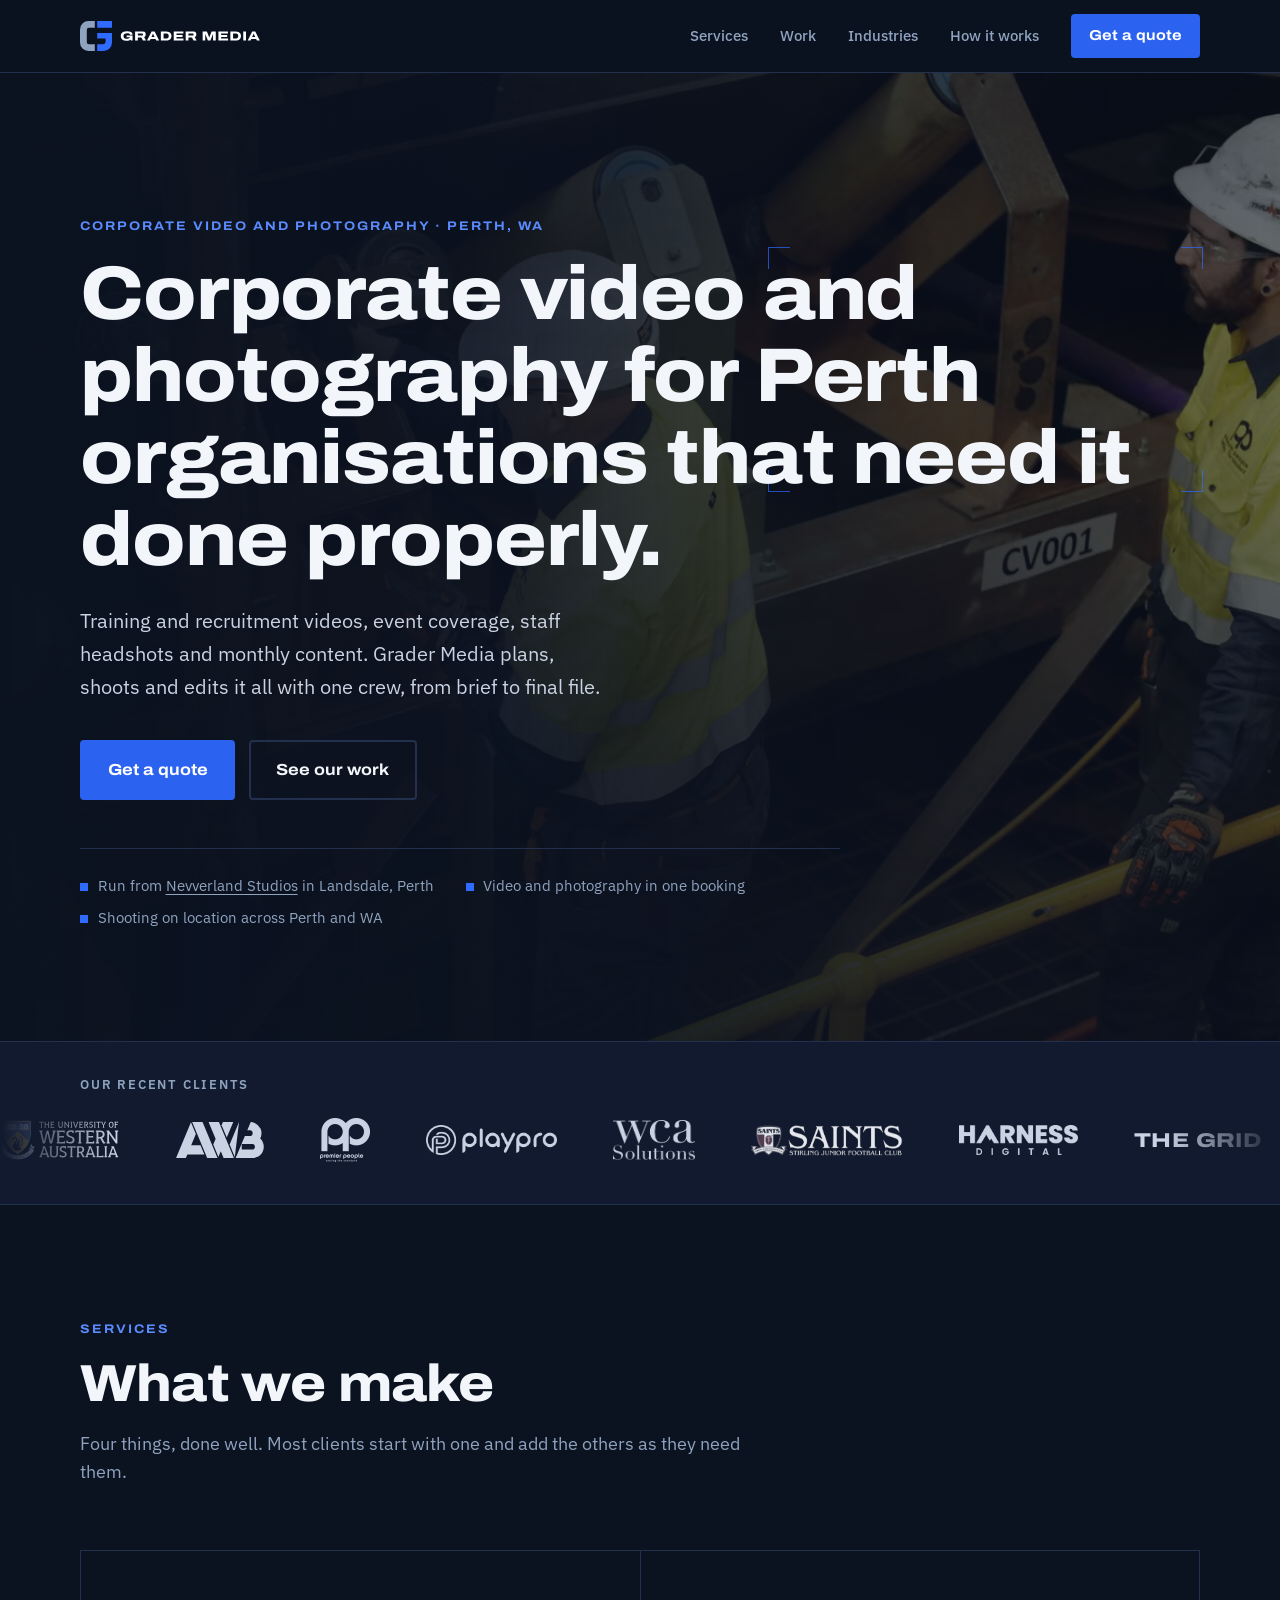
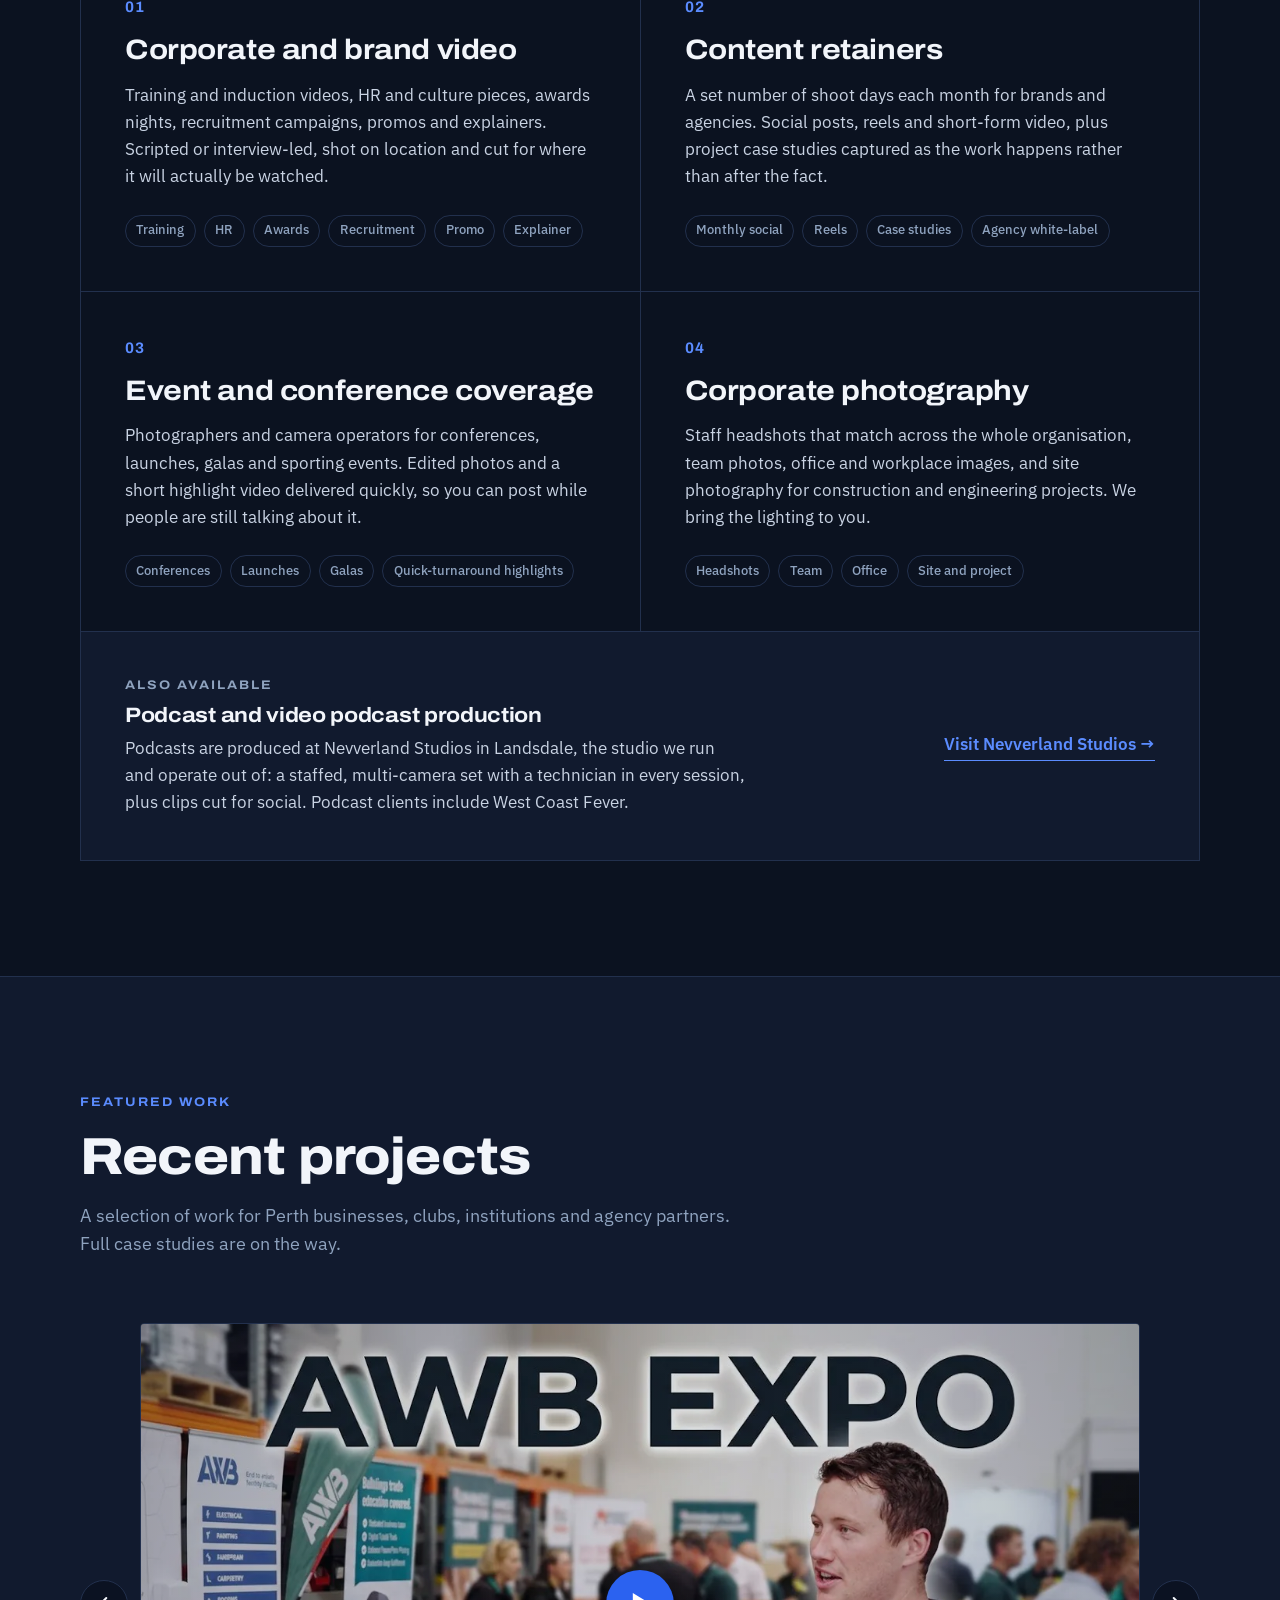
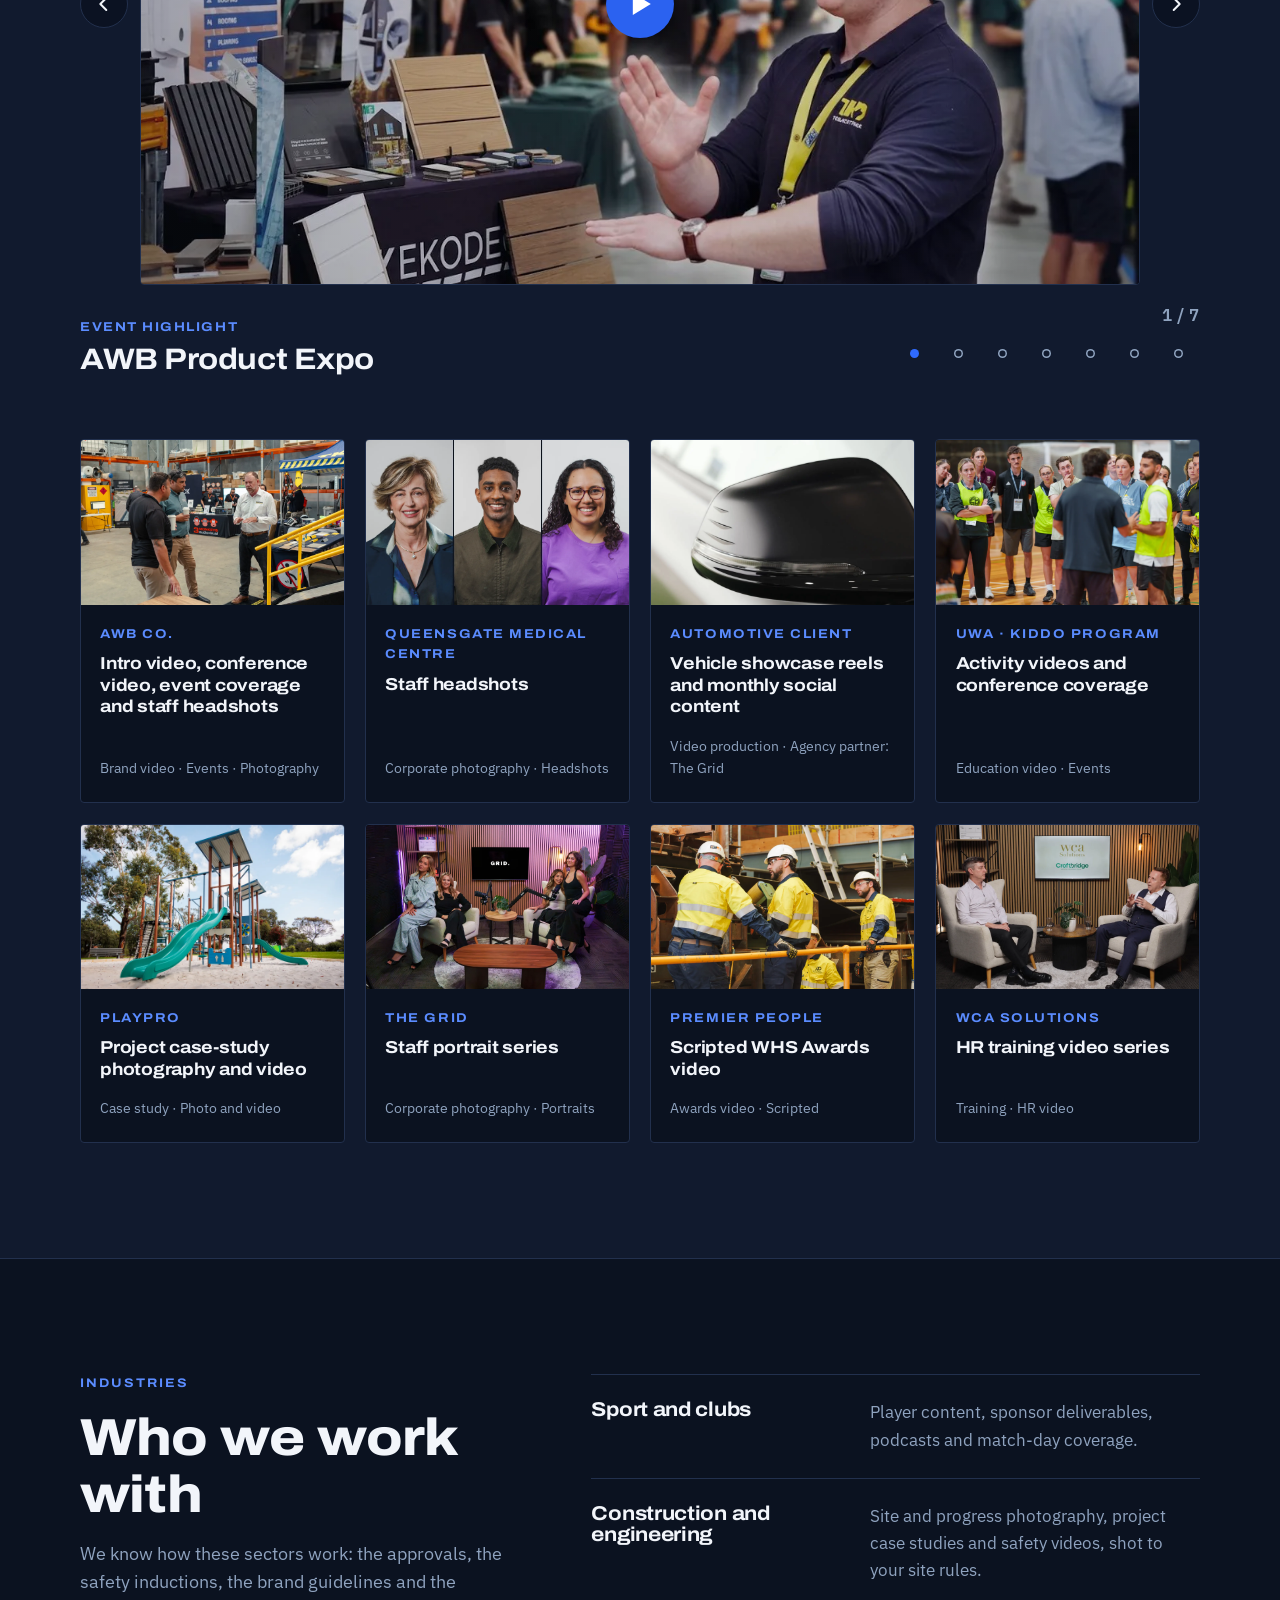
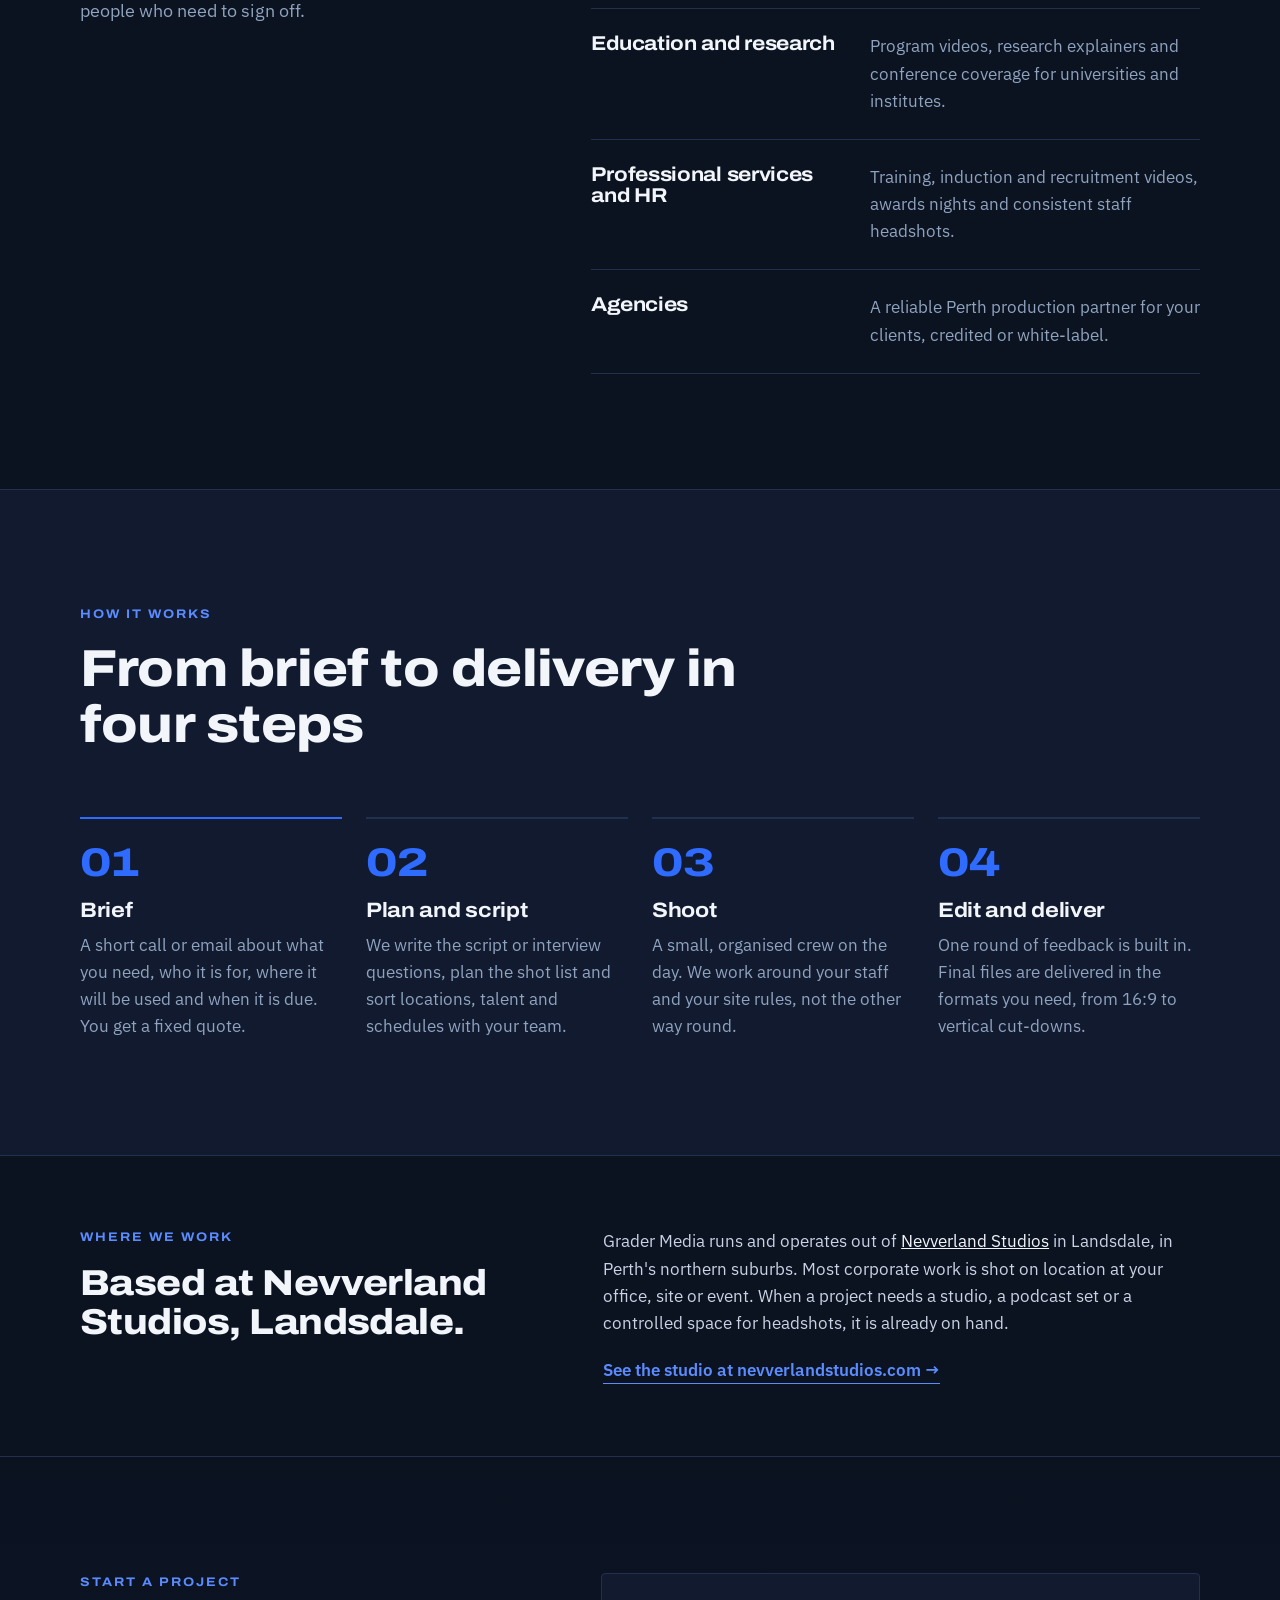
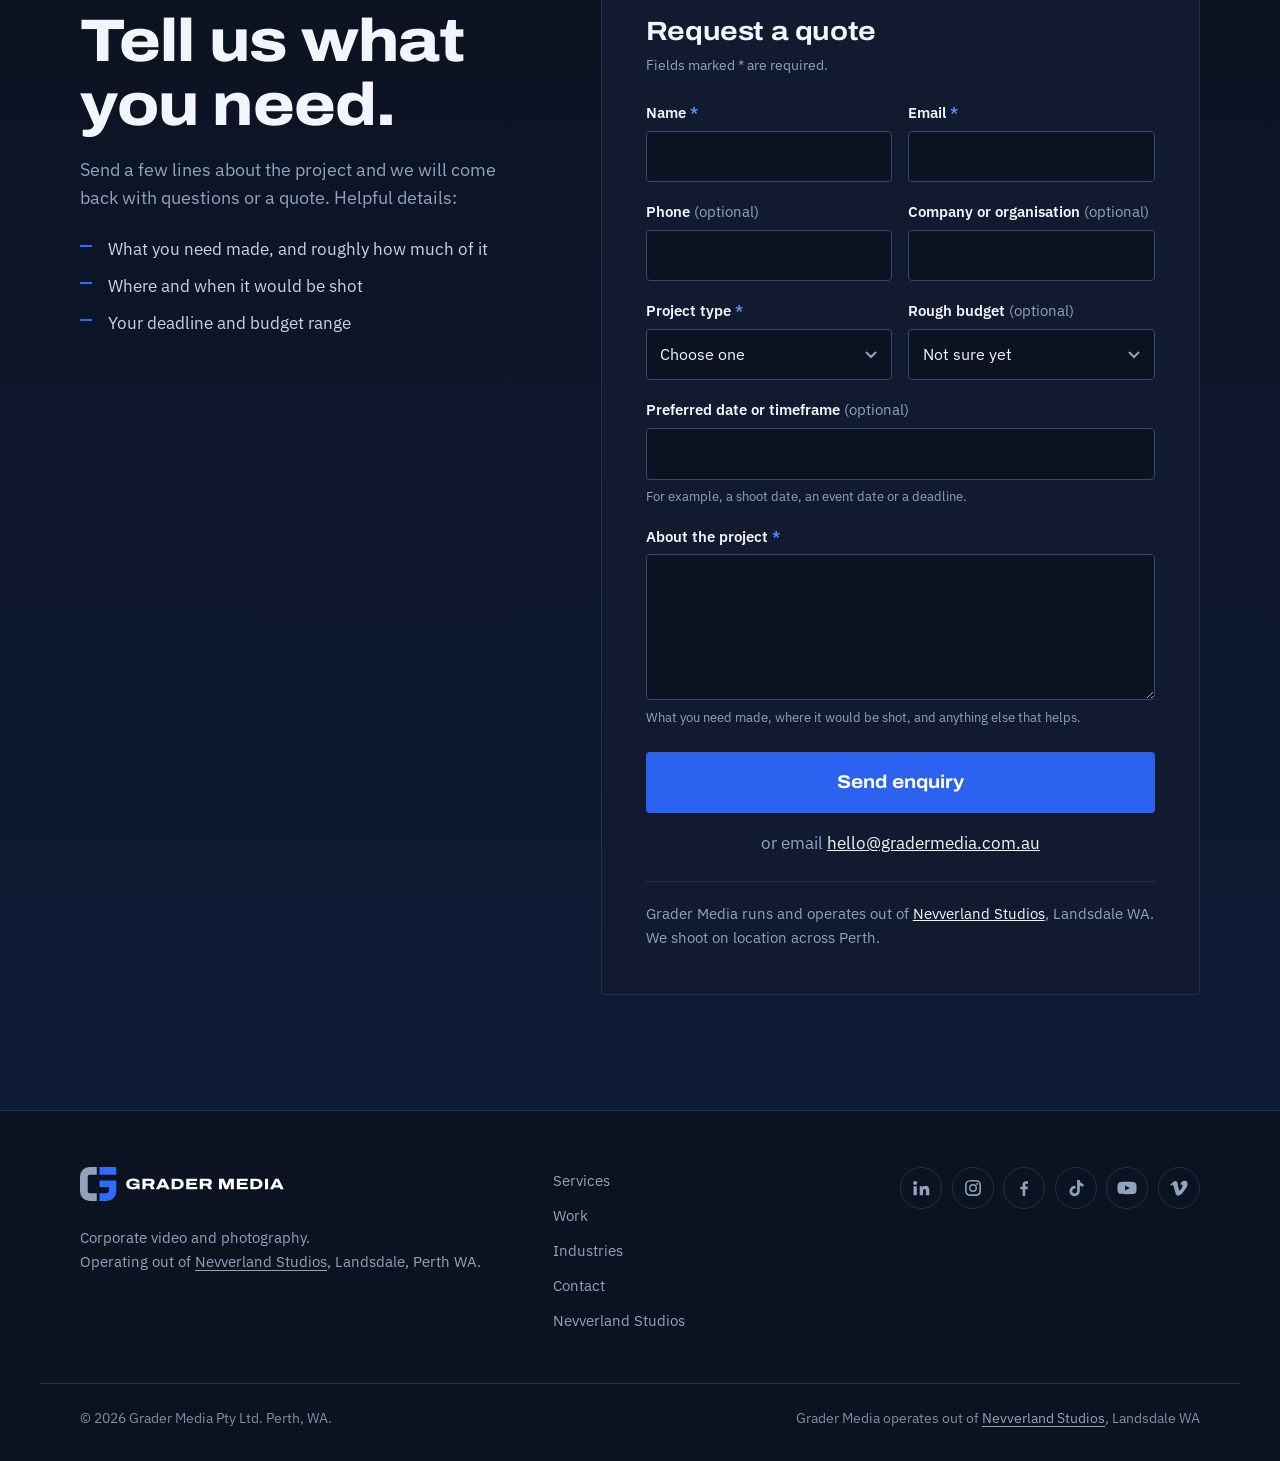
<file: index.html>
<!doctype html>
<html lang="en-AU">
<head>
<meta charset="utf-8">
<meta name="viewport" content="width=device-width, initial-scale=1">
<title>Corporate Video Production Perth | Grader Media</title>
<meta name="description" content="Corporate video production and photography in Perth, WA. Training, HR and recruitment videos, event and conference coverage, staff headshots and monthly content for brands and agencies.">
<!-- TODO: confirm final domain. Canonical, OG URLs, sitemap.xml and robots.txt all assume https://www.gradermedia.com.au -->
<link rel="canonical" href="https://www.gradermedia.com.au/">
<meta name="theme-color" content="#0B1220">

<link rel="preconnect" href="https://fonts.googleapis.com">
<link rel="preconnect" href="https://fonts.gstatic.com" crossorigin>
<link href="https://fonts.googleapis.com/css2?family=Archivo:wdth,wght@100..125,500..800&family=IBM+Plex+Sans:wght@400;500;600&display=swap" rel="stylesheet">
<link rel="stylesheet" href="assets/css/styles.css?v=20261110a">

<link rel="icon" href="/favicon.svg" type="image/svg+xml">
<link rel="icon" href="/favicon-32.png" sizes="32x32" type="image/png">
<link rel="apple-touch-icon" href="/apple-touch-icon.png">

<meta property="og:type" content="website">
<meta property="og:site_name" content="Grader Media">
<meta property="og:locale" content="en_AU">
<meta property="og:url" content="https://www.gradermedia.com.au/">
<meta property="og:title" content="Grader Media | Corporate Video Production and Photography in Perth">
<meta property="og:description" content="Training, HR and recruitment videos, event coverage, staff headshots and monthly content for Perth organisations.">
<!-- TODO (optional): og-home.png is a logo card. Consider swapping for a 1200x630 frame from real work -->
<meta property="og:image" content="https://www.gradermedia.com.au/assets/img/og-home.png">
<meta property="og:image:width" content="1200">
<meta property="og:image:height" content="630">
<meta name="twitter:card" content="summary_large_image">
<meta name="twitter:title" content="Grader Media | Corporate Video Production and Photography in Perth">
<meta name="twitter:description" content="Training, HR and recruitment videos, event coverage, staff headshots and monthly content for Perth organisations.">
<meta name="twitter:image" content="https://www.gradermedia.com.au/assets/img/og-home.png">

<script type="application/ld+json">
{
  "@context": "https://schema.org",
  "@type": "ProfessionalService",
  "name": "Grader Media",
  "legalName": "Grader Media Pty Ltd",
  "description": "Corporate video production and photography in Perth, Western Australia. Operating out of Nevverland Studios, Landsdale.",
  "url": "https://www.gradermedia.com.au",
  "email": "hello@gradermedia.com.au",
  "address": {
    "@type": "PostalAddress",
    "addressLocality": "Landsdale",
    "addressRegion": "WA",
    "postalCode": "6065",
    "addressCountry": "AU"
  },
  "areaServed": "Perth, Western Australia",
  "logo": "https://www.gradermedia.com.au/assets/img/gm-mark.svg",
  "sameAs": [
    "https://www.linkedin.com/company/gradermedia/",
    "https://www.facebook.com/profile.php?id=61595958492504",
    "https://www.instagram.com/gradermedia/",
    "https://www.tiktok.com/@gradermedia",
    "https://www.youtube.com/@gradermedia",
    "https://vimeo.com/gradermedia"
  ]
}
</script>
<!-- TODO: in the JSON-LD above, add "streetAddress" (Nevverland Studios, Landsdale) if you want the full address listed; add "telephone" once known -->
</head>
<body>

<a class="skip-link" href="#main">Skip to content</a>

<header class="site-header">
  <div class="wrap header-inner">
    <a class="brand" href="/">
      <img src="assets/img/gm-logo-horizontal.svg" alt="Grader Media" width="180" height="30">
    </a>
    <button class="nav-toggle" aria-expanded="false" aria-controls="site-nav">
      <span class="nav-toggle-bar" aria-hidden="true"></span>
      <span class="visually-hidden">Menu</span>
    </button>
    <nav id="site-nav" class="site-nav" aria-label="Main">
      <ul>
        <li><a href="#services">Services</a></li>
        <li><a href="#work">Work</a></li>
        <li><a href="#industries">Industries</a></li>
        <li><a href="#process">How it works</a></li>
        <li><a class="btn btn-small" href="#contact">Get a quote</a></li>
      </ul>
    </nav>
  </div>
</header>

<main id="main">

  <!-- 1. HERO -->
  <section class="hero" aria-labelledby="hero-title">
    <div class="hero-media" aria-hidden="true">
      <picture class="hero-poster">
        <source srcset="assets/img/hero-poster.webp" type="image/webp">
        <img src="assets/img/hero-poster.jpg" alt="" width="1600" height="900" fetchpriority="high">
      </picture>
      <video class="hero-video" autoplay muted loop playsinline preload="metadata" poster="assets/img/hero-poster.jpg" width="1600" height="900" tabindex="-1">
        <source src="assets/video/hero-loop.webm" type="video/webm">
        <source src="assets/video/hero-loop.mp4" type="video/mp4">
      </video>
    </div>
    <div class="wrap hero-inner">
      <p class="eyebrow">Corporate video and photography &middot; Perth, WA</p>
      <h1 id="hero-title">Corporate video and photography for Perth organisations that need it done properly.</h1>
      <p class="lede">Training and recruitment videos, event coverage, staff headshots and monthly content. Grader Media plans, shoots and edits it all with one crew, from brief to final file.</p>
      <div class="hero-actions">
        <a class="btn" href="#contact">Get a quote</a>
        <a class="btn btn-ghost" href="#work">See our work</a>
      </div>
      <ul class="hero-points" aria-label="At a glance">
        <li>Run from <a href="https://nevverlandstudios.com" rel="noopener">Nevverland Studios</a> in Landsdale, Perth</li>
        <li>Video and photography in one booking</li>
        <li>Shooting on location across Perth and WA</li>
      </ul>
    </div>
  </section>

  <!-- 3. CLIENT STRIP (placed directly under hero for credibility) -->
  <section class="clients" aria-labelledby="clients-title">
    <div class="wrap">
      <h2 id="clients-title" class="clients-title">Our recent clients</h2>
    </div>
    <!-- Logo marquee: the second list is a visual duplicate for a seamless loop, hidden from assistive tech.
         Pauses on hover/focus; shows a static wrapped row under prefers-reduced-motion. -->
    <div class="marquee" tabindex="0" role="group" aria-label="Client logos (scrolling, pauses on hover or focus)">
      <div class="marquee-track">
        <ul class="logo-strip">
            <li><img src="assets/img/clients/uwa.svg" alt="The University of Western Australia" width="120" height="40" decoding="async"></li>
            <li><img src="assets/img/clients/awb-co.svg" alt="AWB Co." width="88" height="36" decoding="async"></li>
            <li><img src="assets/img/clients/premier-people.png" alt="Premier People" width="50" height="44" decoding="async"></li>
            <li><img src="assets/img/clients/playpro.png" alt="PlayPro" width="131" height="30" decoding="async"></li>
            <li><img src="assets/img/clients/wca-solutions.png" alt="WCA Solutions" width="82" height="40" decoding="async"></li>
            <li><img src="assets/img/clients/stirling-saints.png" alt="Stirling Saints Junior Football Club" width="152" height="32" decoding="async"></li>
            <li><img src="assets/img/clients/harness-digital.png" alt="Harness Digital" width="119" height="30" decoding="async"></li>
            <li class="logo-text">The Grid</li>
            <li><img src="assets/img/clients/queensgate-medical-centre.png" alt="Queensgate Medical Centre" width="159" height="28" decoding="async"></li>
            <li><img src="assets/img/clients/bloom.png" alt="Bloom Early Education" width="70" height="44" decoding="async"></li>
            <li><img src="assets/img/clients/nj-construction.png" alt="NJ Construction" width="76" height="40" decoding="async"></li>
            <li><img src="assets/img/clients/kiddo.svg" alt="KIDDO" width="85" height="42" decoding="async"></li>
        </ul>
        <ul class="logo-strip" aria-hidden="true">
            <li><img src="assets/img/clients/uwa.svg" alt="" width="120" height="40" decoding="async"></li>
            <li><img src="assets/img/clients/awb-co.svg" alt="" width="88" height="36" decoding="async"></li>
            <li><img src="assets/img/clients/premier-people.png" alt="" width="50" height="44" decoding="async"></li>
            <li><img src="assets/img/clients/playpro.png" alt="" width="131" height="30" decoding="async"></li>
            <li><img src="assets/img/clients/wca-solutions.png" alt="" width="82" height="40" decoding="async"></li>
            <li><img src="assets/img/clients/stirling-saints.png" alt="" width="152" height="32" decoding="async"></li>
            <li><img src="assets/img/clients/harness-digital.png" alt="" width="119" height="30" decoding="async"></li>
            <li class="logo-text">The Grid</li>
            <li><img src="assets/img/clients/queensgate-medical-centre.png" alt="" width="159" height="28" decoding="async"></li>
            <li><img src="assets/img/clients/bloom.png" alt="" width="70" height="44" decoding="async"></li>
            <li><img src="assets/img/clients/nj-construction.png" alt="" width="76" height="40" decoding="async"></li>
            <li><img src="assets/img/clients/kiddo.svg" alt="" width="85" height="42" decoding="async"></li>
        </ul>
      </div>
    </div>
  </section>

  <!-- 2. SERVICES -->
  <section id="services" class="section" aria-labelledby="services-title">
    <div class="wrap">
      <header class="section-head">
        <p class="eyebrow">Services</p>
        <h2 id="services-title">What we make</h2>
        <p class="section-intro">Four things, done well. Most clients start with one and add the others as they need them.</p>
      </header>

      <div class="services-grid">
        <article class="service">
          <span class="service-num" aria-hidden="true">01</span>
          <h3>Corporate and brand video</h3>
          <p>Training and induction videos, HR and culture pieces, awards nights, recruitment campaigns, promos and explainers. Scripted or interview-led, shot on location and cut for where it will actually be watched.</p>
          <ul class="tags">
            <li>Training</li><li>HR</li><li>Awards</li><li>Recruitment</li><li>Promo</li><li>Explainer</li>
          </ul>
        </article>

        <article class="service">
          <span class="service-num" aria-hidden="true">02</span>
          <h3>Content retainers</h3>
          <p>A set number of shoot days each month for brands and agencies. Social posts, reels and short-form video, plus project case studies captured as the work happens rather than after the fact.</p>
          <ul class="tags">
            <li>Monthly social</li><li>Reels</li><li>Case studies</li><li>Agency white-label</li>
          </ul>
        </article>

        <article class="service">
          <span class="service-num" aria-hidden="true">03</span>
          <h3>Event and conference coverage</h3>
          <p>Photographers and camera operators for conferences, launches, galas and sporting events. Edited photos and a short highlight video delivered quickly, so you can post while people are still talking about it.</p>
          <ul class="tags">
            <li>Conferences</li><li>Launches</li><li>Galas</li><li>Quick-turnaround highlights</li>
          </ul>
        </article>

        <article class="service">
          <span class="service-num" aria-hidden="true">04</span>
          <h3>Corporate photography</h3>
          <p>Staff headshots that match across the whole organisation, team photos, office and workplace images, and site photography for construction and engineering projects. We bring the lighting to you.</p>
          <ul class="tags">
            <li>Headshots</li><li>Team</li><li>Office</li><li>Site and project</li>
          </ul>
        </article>

        <article class="service service-sister">
          <div>
            <p class="eyebrow">Also available</p>
            <h3>Podcast and video podcast production</h3>
            <p>Podcasts are produced at Nevverland Studios in Landsdale, the studio we run and operate out of: a staffed, multi-camera set with a technician in every session, plus clips cut for social. Podcast clients include West Coast Fever.</p>
          </div>
          <a class="text-link" href="https://nevverlandstudios.com" rel="noopener">Visit Nevverland Studios <span aria-hidden="true">&rarr;</span></a>
        </article>
      </div>
    </div>
  </section>

  <!-- 5. FEATURED WORK -->
  <section id="work" class="section section-alt" aria-labelledby="work-title">
    <div class="wrap">
      <header class="section-head">
        <p class="eyebrow">Featured work</p>
        <h2 id="work-title">Recent projects</h2>
        <p class="section-intro">A selection of work for Perth businesses, clubs, institutions and agency partners. Full case studies are on the way.</p>
      </header>

      <!-- One landscape video at a time. Posters are local; the YouTube iframe is added only after play. -->
      <div class="work-reel" id="work-reel" role="region" aria-roledescription="carousel" aria-label="Recent project videos">
        <p class="visually-hidden">Showing one project video at a time. Use the previous and next buttons, the arrow keys, or the video buttons to choose another.</p>
        <div class="work-reel-stage">
          <button type="button" class="work-reel-arrow work-reel-prev" aria-label="Previous video: PlayPro &times; Hartley Park">
            <svg viewBox="0 0 24 24" width="22" height="22" aria-hidden="true" focusable="false"><path fill="none" stroke="currentColor" stroke-width="2.2" stroke-linecap="round" stroke-linejoin="round" d="M14.5 5.5 8 12l6.5 6.5"/></svg>
          </button>
          <div class="work-reel-viewport">
            <div class="work-reel-frame" id="work-reel-frame">
              <div class="work-reel-slide is-active" id="work-reel-slide-1" role="group" aria-roledescription="slide" aria-label="1 of 7" data-yt="QF_BXrpLnRo" data-title="AWB Product Expo" data-category="Event highlight">
                <a class="work-reel-play" href="https://www.youtube.com/watch?v=QF_BXrpLnRo">
                  <picture>
                    <source srcset="assets/img/work/reel/awb-product-expo.webp" type="image/webp">
                    <img src="assets/img/work/reel/awb-product-expo.jpg" alt="" width="1280" height="720" decoding="async" draggable="false">
                  </picture>
                  <span class="work-reel-play-icon" aria-hidden="true"></span>
                  <span class="visually-hidden">Play video: AWB Product Expo</span>
                </a>
              </div>
              <div class="work-reel-slide" id="work-reel-slide-2" role="group" aria-roledescription="slide" aria-label="2 of 7" aria-hidden="true" inert data-yt="JmKjJGUviDU" data-title="KIDDO Conference 2026" data-category="Conference">
                <a class="work-reel-play" href="https://www.youtube.com/watch?v=JmKjJGUviDU">
                  <picture>
                    <source srcset="assets/img/work/reel/kiddo-conference-2026.webp" type="image/webp">
                    <img src="assets/img/work/reel/kiddo-conference-2026.jpg" alt="" width="1280" height="720" loading="lazy" decoding="async" draggable="false">
                  </picture>
                  <span class="work-reel-play-icon" aria-hidden="true"></span>
                  <span class="visually-hidden">Play video: KIDDO Conference 2026</span>
                </a>
              </div>
              <div class="work-reel-slide" id="work-reel-slide-3" role="group" aria-roledescription="slide" aria-label="3 of 7" aria-hidden="true" inert data-yt="hdB-ziZscIU" data-title="Premier People Training Award" data-category="Training award">
                <a class="work-reel-play" href="https://www.youtube.com/watch?v=hdB-ziZscIU">
                  <picture>
                    <source srcset="assets/img/work/reel/premier-people-training-award.webp" type="image/webp">
                    <img src="assets/img/work/reel/premier-people-training-award.jpg" alt="" width="1280" height="720" loading="lazy" decoding="async" draggable="false">
                  </picture>
                  <span class="work-reel-play-icon" aria-hidden="true"></span>
                  <span class="visually-hidden">Play video: Premier People Training Award</span>
                </a>
              </div>
              <div class="work-reel-slide" id="work-reel-slide-4" role="group" aria-roledescription="slide" aria-label="4 of 7" aria-hidden="true" inert data-yt="gEcIoS02pAQ" data-title="PlayPro × Little Creatures" data-category="Brand film">
                <a class="work-reel-play" href="https://www.youtube.com/watch?v=gEcIoS02pAQ">
                  <picture>
                    <source srcset="assets/img/work/reel/playpro-little-creatures.webp" type="image/webp">
                    <img src="assets/img/work/reel/playpro-little-creatures.jpg" alt="" width="1280" height="720" loading="lazy" decoding="async" draggable="false">
                  </picture>
                  <span class="work-reel-play-icon" aria-hidden="true"></span>
                  <span class="visually-hidden">Play video: PlayPro × Little Creatures</span>
                </a>
              </div>
              <div class="work-reel-slide" id="work-reel-slide-5" role="group" aria-roledescription="slide" aria-label="5 of 7" aria-hidden="true" inert data-yt="WsoJNZzvSqo" data-title="Bloom Beechboro" data-category="Centre promo">
                <a class="work-reel-play" href="https://www.youtube.com/watch?v=WsoJNZzvSqo">
                  <picture>
                    <source srcset="assets/img/work/reel/bloom-beechboro.webp" type="image/webp">
                    <img src="assets/img/work/reel/bloom-beechboro.jpg" alt="" width="1280" height="720" loading="lazy" decoding="async" draggable="false">
                  </picture>
                  <span class="work-reel-play-icon" aria-hidden="true"></span>
                  <span class="visually-hidden">Play video: Bloom Beechboro</span>
                </a>
              </div>
              <div class="work-reel-slide" id="work-reel-slide-6" role="group" aria-roledescription="slide" aria-label="6 of 7" aria-hidden="true" inert data-yt="kdBJt2nTGe8" data-title="NJ Construction Hector Office" data-category="Project film">
                <a class="work-reel-play" href="https://www.youtube.com/watch?v=kdBJt2nTGe8">
                  <picture>
                    <source srcset="assets/img/work/reel/nj-construction-hector-office.webp" type="image/webp">
                    <img src="assets/img/work/reel/nj-construction-hector-office.jpg" alt="" width="1280" height="720" loading="lazy" decoding="async" draggable="false">
                  </picture>
                  <span class="work-reel-play-icon" aria-hidden="true"></span>
                  <span class="visually-hidden">Play video: NJ Construction Hector Office</span>
                </a>
              </div>
              <div class="work-reel-slide" id="work-reel-slide-7" role="group" aria-roledescription="slide" aria-label="7 of 7" aria-hidden="true" inert data-yt="4-d--kxHDNg" data-title="PlayPro × Hartley Park" data-category="Brand film">
                <a class="work-reel-play" href="https://www.youtube.com/watch?v=4-d--kxHDNg">
                  <picture>
                    <source srcset="assets/img/work/reel/playpro-hartley-park.webp" type="image/webp">
                    <img src="assets/img/work/reel/playpro-hartley-park.jpg" alt="" width="1280" height="720" loading="lazy" decoding="async" draggable="false">
                  </picture>
                  <span class="work-reel-play-icon" aria-hidden="true"></span>
                  <span class="visually-hidden">Play video: PlayPro × Hartley Park</span>
                </a>
              </div>
            </div>
          </div>
          <button type="button" class="work-reel-arrow work-reel-next" aria-label="Next video: KIDDO Conference 2026">
            <svg viewBox="0 0 24 24" width="22" height="22" aria-hidden="true" focusable="false"><path fill="none" stroke="currentColor" stroke-width="2.2" stroke-linecap="round" stroke-linejoin="round" d="M9.5 5.5 16 12l-6.5 6.5"/></svg>
          </button>
        </div>
        <div class="work-reel-foot">
          <div class="work-reel-copy">
            <p class="work-reel-category" id="work-reel-category">Event highlight</p>
            <h3 class="work-reel-title" id="work-reel-title">AWB Product Expo</h3>
          </div>
          <div class="work-reel-controls">
            <p class="work-reel-pos" id="work-reel-pos"><span class="visually-hidden">Video </span><span id="work-reel-index">1</span><span class="visually-hidden"> of </span><span aria-hidden="true"> / </span><span id="work-reel-total">7</span></p>
            <div class="work-reel-dots" role="group" aria-label="Choose a project video">
              <button type="button" class="work-reel-dot" data-index="0" aria-current="true" aria-controls="work-reel-slide-1"><span class="visually-hidden">Show AWB Product Expo, video 1 of 7</span></button>
              <button type="button" class="work-reel-dot" data-index="1" aria-controls="work-reel-slide-2"><span class="visually-hidden">Show KIDDO Conference 2026, video 2 of 7</span></button>
              <button type="button" class="work-reel-dot" data-index="2" aria-controls="work-reel-slide-3"><span class="visually-hidden">Show Premier People Training Award, video 3 of 7</span></button>
              <button type="button" class="work-reel-dot" data-index="3" aria-controls="work-reel-slide-4"><span class="visually-hidden">Show PlayPro × Little Creatures, video 4 of 7</span></button>
              <button type="button" class="work-reel-dot" data-index="4" aria-controls="work-reel-slide-5"><span class="visually-hidden">Show Bloom Beechboro, video 5 of 7</span></button>
              <button type="button" class="work-reel-dot" data-index="5" aria-controls="work-reel-slide-6"><span class="visually-hidden">Show NJ Construction Hector Office, video 6 of 7</span></button>
              <button type="button" class="work-reel-dot" data-index="6" aria-controls="work-reel-slide-7"><span class="visually-hidden">Show PlayPro × Hartley Park, video 7 of 7</span></button>
            </div>
          </div>
        </div>
        <p class="visually-hidden" id="work-reel-status" aria-live="polite" aria-atomic="true"></p>
        <noscript>
          <ul class="work-reel-fallback">
            <li><a href="https://www.youtube.com/watch?v=QF_BXrpLnRo">AWB Product Expo</a> — Event highlight</li>
            <li><a href="https://www.youtube.com/watch?v=JmKjJGUviDU">KIDDO Conference 2026</a> — Conference</li>
            <li><a href="https://www.youtube.com/watch?v=hdB-ziZscIU">Premier People Training Award</a> — Training award</li>
            <li><a href="https://www.youtube.com/watch?v=gEcIoS02pAQ">PlayPro × Little Creatures</a> — Brand film</li>
            <li><a href="https://www.youtube.com/watch?v=WsoJNZzvSqo">Bloom Beechboro</a> — Centre promo</li>
            <li><a href="https://www.youtube.com/watch?v=kdBJt2nTGe8">NJ Construction Hector Office</a> — Project film</li>
            <li><a href="https://www.youtube.com/watch?v=4-d--kxHDNg">PlayPro × Hartley Park</a> — Brand film</li>
          </ul>
        </noscript>
      </div>

      <!-- TODO: link each card to a case-study page once written. -->
      <div class="work-grid">
        <article class="card">
          <picture class="card-media">
            <source srcset="assets/img/work/awb-product-expo.webp" type="image/webp">
            <img src="assets/img/work/awb-product-expo.jpg" alt="Visitors and exhibitors talking among trade stands at the AWB Co. product expo, held in a warehouse" width="1600" height="1000" loading="lazy" decoding="async">
          </picture>
          <div class="card-body">
            <p class="card-client">AWB Co.</p>
            <h3>Intro video, conference video, event coverage and staff headshots</h3>
            <p class="card-type">Brand video &middot; Events &middot; Photography</p>
          </div>
        </article>

        <article class="card">
          <picture class="card-media">
            <source srcset="assets/img/work/queensgate-staff-headshots.webp" type="image/webp">
            <img src="assets/img/work/queensgate-staff-headshots.jpg" alt="Three studio headshots of Queensgate Medical Centre staff on a light grey background" width="1600" height="1000" loading="lazy" decoding="async">
          </picture>
          <div class="card-body">
            <p class="card-client">Queensgate Medical Centre</p>
            <h3>Staff headshots</h3>
            <p class="card-type">Corporate photography &middot; Headshots</p>
          </div>
        </article>

        <article class="card">
          <picture class="card-media">
            <source srcset="assets/img/work/grid-automotive-showcase.webp" type="image/webp">
            <img src="assets/img/work/grid-automotive-showcase.jpg" alt="Close-up of a matte black car's side mirror and indicator strip, a detail shot from a vehicle showcase reel" width="1600" height="1000" loading="lazy" decoding="async">
          </picture>
          <div class="card-body">
            <p class="card-client">Automotive client</p>
            <h3>Vehicle showcase reels and monthly social content</h3>
            <p class="card-type">Video production &middot; Agency partner: The Grid</p>
          </div>
        </article>

        <article class="card">
          <picture class="card-media">
            <source srcset="assets/img/work/uwa-kiddo-conference.webp" type="image/webp">
            <img src="assets/img/work/uwa-kiddo-conference.jpg" alt="Conference attendees in bibs and lanyards listening to a presenter on an indoor court during a practical session at the KIDDO conference" width="1600" height="1000" loading="lazy" decoding="async">
          </picture>
          <div class="card-body">
            <p class="card-client">UWA &middot; KIDDO program</p>
            <h3>Activity videos and conference coverage</h3>
            <p class="card-type">Education video &middot; Events</p>
          </div>
        </article>

        <article class="card">
          <picture class="card-media">
            <source srcset="assets/img/work/playpro-hartley-park.webp" type="image/webp">
            <img src="assets/img/work/playpro-hartley-park.jpg" alt="PlayPro playground with green slides and shade roofs at Hartley Park under a blue sky" width="1280" height="800" loading="lazy" decoding="async">
          </picture>
          <div class="card-body">
            <p class="card-client">PlayPro</p>
            <h3>Project case-study photography and video</h3>
            <p class="card-type">Case study &middot; Photo and video</p>
          </div>
        </article>

        <article class="card">
          <picture class="card-media">
            <source srcset="assets/img/work/grid-staff-portraits.webp" type="image/webp">
            <img src="assets/img/work/grid-staff-portraits.jpg" alt="Four members of The Grid team seated in armchairs on a podcast set lit in pink and purple, with a screen behind them reading GRID." width="1600" height="1000" loading="lazy" decoding="async">
          </picture>
          <div class="card-body">
            <p class="card-client">The Grid</p>
            <h3>Staff portrait series</h3>
            <p class="card-type">Corporate photography &middot; Portraits</p>
          </div>
        </article>

        <article class="card">
          <picture class="card-media">
            <source srcset="assets/img/work/premier-people-training-award.webp" type="image/webp">
            <img src="assets/img/work/premier-people-training-award.jpg" alt="Workers in hard hats and hi-vis on a walkway beside conveyor equipment during the Premier People training shoot" width="1600" height="1000" loading="lazy" decoding="async">
          </picture>
          <div class="card-body">
            <p class="card-client">Premier People</p>
            <h3>Scripted WHS Awards video</h3>
            <p class="card-type">Awards video &middot; Scripted</p>
          </div>
        </article>

        <article class="card">
          <picture class="card-media">
            <source srcset="assets/img/work/wca-solutions-hr-series.webp" type="image/webp">
            <img src="assets/img/work/wca-solutions-hr-series.jpg" alt="Two presenters seated in armchairs on a studio set, filmed for the WCA Solutions HR video series" width="1600" height="1000" loading="lazy" decoding="async">
          </picture>
          <div class="card-body">
            <p class="card-client">WCA Solutions</p>
            <h3>HR training video series</h3>
            <p class="card-type">Training &middot; HR video</p>
          </div>
        </article>
      </div>
    </div>
  </section>

  <!-- 4. INDUSTRIES -->
  <section id="industries" class="section" aria-labelledby="industries-title">
    <div class="wrap industries">
      <header class="section-head">
        <p class="eyebrow">Industries</p>
        <h2 id="industries-title">Who we work with</h2>
        <p class="section-intro">We know how these sectors work: the approvals, the safety inductions, the brand guidelines and the people who need to sign off.</p>
      </header>
      <ul class="industry-list">
        <li>
          <h3>Sport and clubs</h3>
          <p>Player content, sponsor deliverables, podcasts and match-day coverage.</p>
        </li>
        <li>
          <h3>Construction and engineering</h3>
          <p>Site and progress photography, project case studies and safety videos, shot to your site rules.</p>
        </li>
        <li>
          <h3>Education and research</h3>
          <p>Program videos, research explainers and conference coverage for universities and institutes.</p>
        </li>
        <li>
          <h3>Professional services and HR</h3>
          <p>Training, induction and recruitment videos, awards nights and consistent staff headshots.</p>
        </li>
        <li>
          <h3>Agencies</h3>
          <p>A reliable Perth production partner for your clients, credited or white-label.</p>
          <!-- TODO: confirm white-label agency work is offered -->
        </li>
      </ul>
    </div>
  </section>

  <!-- 6. HOW IT WORKS -->
  <section id="process" class="section section-alt" aria-labelledby="process-title">
    <div class="wrap">
      <header class="section-head">
        <p class="eyebrow">How it works</p>
        <h2 id="process-title">From brief to delivery in four steps</h2>
      </header>
      <ol class="steps">
        <li>
          <h3>Brief</h3>
          <p>A short call or email about what you need, who it is for, where it will be used and when it is due. You get a fixed quote.</p>
        </li>
        <li>
          <h3>Plan and script</h3>
          <p>We write the script or interview questions, plan the shot list and sort locations, talent and schedules with your team.</p>
        </li>
        <li>
          <h3>Shoot</h3>
          <p>A small, organised crew on the day. We work around your staff and your site rules, not the other way round.</p>
        </li>
        <li>
          <h3>Edit and deliver</h3>
          <p>One round of feedback is built in. Final files are delivered in the formats you need, from 16:9 to vertical cut-downs.</p>
        </li>
      </ol>
      <!-- TODO: confirm "fixed quote" and "one round of feedback" match how quotes and revisions are actually handled -->
    </div>
  </section>

  <!-- WHERE WE WORK -->
  <section id="base" class="base" aria-labelledby="base-title">
    <div class="wrap base-inner">
      <div>
        <p class="eyebrow">Where we work</p>
        <h2 id="base-title">Based at Nevverland Studios, Landsdale.</h2>
      </div>
      <div>
        <p>Grader Media runs and operates out of <a href="https://nevverlandstudios.com" rel="noopener">Nevverland Studios</a> in Landsdale, in Perth's northern suburbs. Most corporate work is shot on location at your office, site or event. When a project needs a studio, a podcast set or a controlled space for headshots, it is already on hand.</p>
        <p class="base-link"><a class="text-link" href="https://nevverlandstudios.com" rel="noopener">See the studio at nevverlandstudios.com <span aria-hidden="true">&rarr;</span></a></p>
      </div>
    </div>
  </section>

  <!-- 7. CONTACT -->
  <section id="contact" class="section contact" aria-labelledby="contact-title">
    <div class="wrap contact-inner">
      <div>
        <p class="eyebrow">Start a project</p>
        <h2 id="contact-title">Tell us what you need.</h2>
        <p class="section-intro">Send a few lines about the project and we will come back with questions or a quote. Helpful details:</p>
        <ul class="checklist">
          <li>What you need made, and roughly how much of it</li>
          <li>Where and when it would be shot</li>
          <li>Your deadline and budget range</li>
        </ul>
      </div>
      <div class="contact-card">
        <form class="quote-form" id="quote-form" name="quote" method="POST" action="https://formspree.io/f/xdeeynwr" aria-labelledby="quote-form-title">
          <h3 id="quote-form-title" class="quote-form-title">Request a quote</h3>
          <input type="hidden" name="_subject" value="New Grader Media enquiry">
          <p class="visually-hidden" aria-hidden="true">
            <label>Leave this field empty <input name="_gotcha" tabindex="-1" autocomplete="off"></label>
          </p>
          <p class="form-hint">Fields marked <span aria-hidden="true">*</span><span class="visually-hidden">with an asterisk</span> are required.</p>

          <div class="form-grid">
            <div class="field">
              <label for="qf-name">Name <span class="req" aria-hidden="true">*</span></label>
              <input id="qf-name" name="name" type="text" autocomplete="name" required>
            </div>
            <div class="field">
              <label for="qf-email">Email <span class="req" aria-hidden="true">*</span></label>
              <input id="qf-email" name="email" type="email" autocomplete="email" inputmode="email" spellcheck="false" required>
            </div>
            <div class="field">
              <label for="qf-phone">Phone <span class="opt">(optional)</span></label>
              <input id="qf-phone" name="phone" type="tel" autocomplete="tel" inputmode="tel">
            </div>
            <div class="field">
              <label for="qf-company">Company or organisation <span class="opt">(optional)</span></label>
              <input id="qf-company" name="company" type="text" autocomplete="organization">
            </div>
            <div class="field">
              <label for="qf-type">Project type <span class="req" aria-hidden="true">*</span></label>
              <select id="qf-type" name="project-type" required>
                <option value="" selected disabled>Choose one</option>
                <option>Corporate video</option>
                <option>Event coverage</option>
                <option>Staff headshots/photography</option>
                <option>Monthly content</option>
                <option>Podcast (Nevverland Studios)</option>
                <option>Other</option>
              </select>
            </div>
            <div class="field">
              <label for="qf-budget">Rough budget <span class="opt">(optional)</span></label>
              <select id="qf-budget" name="budget">
                <option value="Not sure yet" selected>Not sure yet</option>
                <option>$100 to $500</option>
                <option>$500 to $1,000</option>
                <option>$1,000 to $2,500</option>
                <option>$2,500 to $5,000</option>
                <option>$5,000 to $10,000</option>
                <option>$10,000 to $20,000</option>
                <option>$20,000 to $50,000</option>
                <option>$50,000+</option>
              </select>
            </div>
            <div class="field field-full">
              <label for="qf-timeframe">Preferred date or timeframe <span class="opt">(optional)</span></label>
              <input id="qf-timeframe" name="timeframe" type="text" autocomplete="off" aria-describedby="qf-timeframe-hint">
              <p class="field-hint" id="qf-timeframe-hint">For example, a shoot date, an event date or a deadline.</p>
            </div>
            <div class="field field-full">
              <label for="qf-message">About the project <span class="req" aria-hidden="true">*</span></label>
              <textarea id="qf-message" name="message" rows="5" required aria-describedby="qf-message-hint"></textarea>
              <p class="field-hint" id="qf-message-hint">What you need made, where it would be shot, and anything else that helps.</p>
            </div>
          </div>

          <div class="form-error" id="quote-form-error" role="alert" hidden>
            <p><strong>Sorry, your enquiry didn't send.</strong> Please try again, or email us directly at <a href="mailto:hello@gradermedia.com.au?subject=Project%20enquiry%20-%20Grader%20Media">hello@gradermedia.com.au</a>.</p>
          </div>

          <button class="btn btn-large" type="submit">Send enquiry</button>
        </form>

        <div class="form-success" id="quote-form-success" role="status" tabindex="-1" hidden>
          <p class="eyebrow">Enquiry sent</p>
          <h3 class="quote-form-title">Thanks, we'll be in touch within one business day.</h3>
        </div>

        <p class="contact-email">or email <a href="mailto:hello@gradermedia.com.au">hello@gradermedia.com.au</a></p>
        <!-- TODO: add phone number (tel: link) and/or a Calendly intro-call link if wanted -->
        <p class="contact-note">Grader Media runs and operates out of <a href="https://nevverlandstudios.com" rel="noopener">Nevverland Studios</a>, Landsdale WA. We shoot on location across Perth.</p>
      </div>
    </div>
  </section>

</main>

<footer class="site-footer">
  <div class="wrap footer-inner">
    <div class="footer-brand">
      <a class="brand" href="/">
        <img src="assets/img/gm-logo-horizontal.svg" alt="Grader Media" width="180" height="30">
      </a>
      <p>Corporate video and photography.<br>Operating out of <a href="https://nevverlandstudios.com" rel="noopener">Nevverland Studios</a>, Landsdale, Perth WA.</p>
    </div>
    <nav class="footer-nav" aria-label="Footer">
      <ul>
        <li><a href="#services">Services</a></li>
        <li><a href="#work">Work</a></li>
        <li><a href="#industries">Industries</a></li>
        <li><a href="#contact">Contact</a></li>
        <li><a href="https://nevverlandstudios.com" rel="noopener">Nevverland Studios</a></li>
      </ul>
    </nav>
    <ul class="socials" aria-label="Social media">
      <li><a href="https://www.linkedin.com/company/gradermedia/" target="_blank" rel="noopener" aria-label="Grader Media on LinkedIn">
        <svg viewBox="0 0 24 24" width="20" height="20" aria-hidden="true"><path fill="currentColor" d="M4.98 3.5a2.5 2.5 0 1 1 0 5 2.5 2.5 0 0 1 0-5zM3 9.75h4v11H3v-11zm6.5 0h3.8v1.5h.06c.53-1 1.83-2.05 3.77-2.05 4.03 0 4.77 2.65 4.77 6.1v5.45h-4v-4.83c0-1.15-.02-2.63-1.6-2.63-1.6 0-1.85 1.25-1.85 2.55v4.91h-4v-11z"/></svg>
      </a></li>
      <li><a href="https://www.instagram.com/gradermedia/" target="_blank" rel="noopener" aria-label="Grader Media on Instagram">
        <svg viewBox="0 0 24 24" width="20" height="20" aria-hidden="true"><path fill="currentColor" d="M12 7.3a4.7 4.7 0 1 0 0 9.4 4.7 4.7 0 0 0 0-9.4zm0 7.7a3 3 0 1 1 0-6 3 3 0 0 1 0 6zm4.9-8.9a1.1 1.1 0 1 0 0 2.2 1.1 1.1 0 0 0 0-2.2zM12 2.5c-2.6 0-2.9 0-3.9.06-3.5.16-5.4 2.1-5.6 5.6C2.5 9.1 2.5 9.4 2.5 12s0 2.9.06 3.9c.16 3.5 2.1 5.4 5.6 5.6 1 .05 1.3.06 3.9.06s2.9 0 3.9-.06c3.5-.16 5.4-2.1 5.6-5.6.05-1 .06-1.3.06-3.9s0-2.9-.06-3.9c-.16-3.5-2.1-5.4-5.6-5.6-1-.05-1.3-.06-3.9-.06zm0 1.7c2.5 0 2.8 0 3.8.06 2.5.11 3.7 1.3 3.8 3.8.05 1 .06 1.3.06 3.8s0 2.8-.06 3.8c-.11 2.5-1.3 3.7-3.8 3.8-1 .05-1.3.06-3.8.06s-2.8 0-3.8-.06c-2.5-.11-3.7-1.3-3.8-3.8-.05-1-.06-1.3-.06-3.8s0-2.8.06-3.8c.11-2.5 1.3-3.7 3.8-3.8 1-.05 1.3-.06 3.8-.06z"/></svg>
      </a></li>
      <li><a href="https://www.facebook.com/profile.php?id=61595958492504" target="_blank" rel="noopener" aria-label="Grader Media on Facebook">
        <svg viewBox="0 0 24 24" width="20" height="20" aria-hidden="true"><path fill="currentColor" d="M13.5 21.5v-8h2.7l.4-3.2h-3.1V8.3c0-.9.3-1.5 1.6-1.5h1.7V4c-.3 0-1.3-.1-2.4-.1-2.4 0-4.1 1.5-4.1 4.2v2.3H7.6v3.2h2.7v8h3.2z"/></svg>
      </a></li>
      <li><a href="https://www.tiktok.com/@gradermedia" target="_blank" rel="noopener" aria-label="Grader Media on TikTok">
        <svg viewBox="0 0 24 24" width="20" height="20" aria-hidden="true"><path fill="currentColor" d="M16.6 2.5h-3.3v13.2a2.9 2.9 0 1 1-2-2.8V9.5a6.2 6.2 0 1 0 5.3 6.2V9a7.6 7.6 0 0 0 4.4 1.4V7.1a4.4 4.4 0 0 1-4.4-4.6z"/></svg>
      </a></li>
      <li><a href="https://www.youtube.com/@gradermedia" target="_blank" rel="noopener" aria-label="Grader Media on YouTube">
        <svg viewBox="0 0 24 24" width="20" height="20" aria-hidden="true"><path fill="currentColor" d="M23 7.2a3 3 0 0 0-2.1-2.1C19 4.6 12 4.6 12 4.6s-7 0-8.9.5A3 3 0 0 0 1 7.2C.5 9.1.5 12 .5 12s0 2.9.5 4.8a3 3 0 0 0 2.1 2.1c1.9.5 8.9.5 8.9.5s7 0 8.9-.5a3 3 0 0 0 2.1-2.1c.5-1.9.5-4.8.5-4.8s0-2.9-.5-4.8zM9.7 15.1V8.9L15.5 12l-5.8 3.1z"/></svg>
      </a></li>
      <li><a href="https://vimeo.com/gradermedia" target="_blank" rel="noopener" aria-label="Grader Media on Vimeo">
        <svg viewBox="0 0 24 24" width="20" height="20" aria-hidden="true"><path fill="currentColor" d="M22.4 7.2c-.1 2-1.5 4.8-4.3 8.4-2.9 3.7-5.3 5.6-7.3 5.6-1.2 0-2.3-1.1-3.1-3.4L6 11.6c-.6-2.3-1.3-3.4-2-3.4-.2 0-.7.3-1.6 1L1.5 8c1-.9 2-1.8 3-2.6 1.3-1.2 2.3-1.8 3-1.8 1.6-.2 2.6.9 3 3.3.4 2.6.7 4.2.8 4.8.5 2.1 1 3.2 1.5 3.2.4 0 1.1-.7 2-2.1.9-1.4 1.4-2.5 1.4-3.2.1-1.2-.4-1.8-1.4-1.8-.5 0-1 .1-1.5.3 1-3.3 3-4.9 5.9-4.8 2.2.1 3.2 1.5 3.1 4.2z"/></svg>
      </a></li>
    </ul>
  </div>
  <div class="wrap footer-legal">
    <p>&copy; <span id="year">2026</span> Grader Media Pty Ltd. Perth, WA.</p>
    <!-- TODO: add ABN once confirmed, e.g. "ABN 00 000 000 000" -->
    <p>Grader Media operates out of <a href="https://nevverlandstudios.com" rel="noopener">Nevverland Studios</a>, Landsdale WA</p>
  </div>
</footer>

<script src="assets/js/main.js?v=20261105a" defer></script>
</body>
</html>
</file>
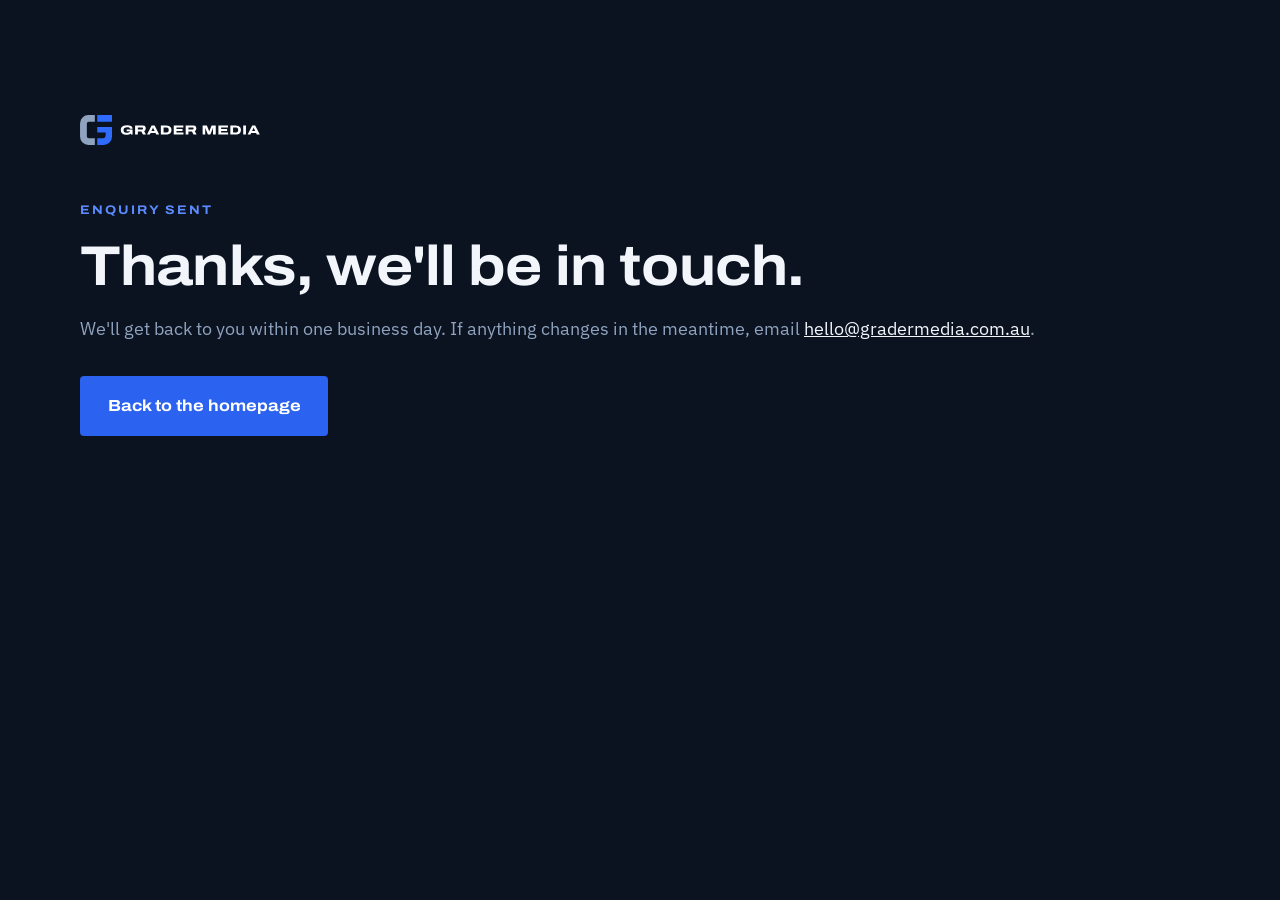
<file: thanks.html>
<!doctype html>
<html lang="en-AU">
<head>
<meta charset="utf-8"><meta name="viewport" content="width=device-width, initial-scale=1">
<title>Thanks for your enquiry | Grader Media</title>
<meta name="robots" content="noindex">
<link rel="icon" href="/favicon.svg" type="image/svg+xml">
<link rel="icon" href="/favicon-32.png" sizes="32x32" type="image/png">
<link rel="apple-touch-icon" href="/apple-touch-icon.png">
<link rel="preconnect" href="https://fonts.googleapis.com"><link rel="preconnect" href="https://fonts.gstatic.com" crossorigin>
<link href="https://fonts.googleapis.com/css2?family=Archivo:wdth,wght@100..125,500..800&family=IBM+Plex+Sans:wght@400;500;600&display=swap" rel="stylesheet">
<link rel="stylesheet" href="/assets/css/styles.css?v=20261110a">
</head>
<body>
<main class="section"><div class="wrap">
  <a href="/" style="display:inline-block;margin-bottom:3rem"><img src="/assets/img/gm-logo-horizontal.svg" alt="Grader Media" width="180" height="30"></a>
  <p class="eyebrow">Enquiry sent</p>
  <h1 style="font-size:clamp(2.2rem,5vw,3.5rem)">Thanks, we'll be in touch.</h1>
  <p class="section-intro">We'll get back to you within one business day. If anything changes in the meantime, email <a href="mailto:hello@gradermedia.com.au" style="color:var(--paper)">hello@gradermedia.com.au</a>.</p>
  <p style="margin-top:2rem"><a class="btn" href="/">Back to the homepage</a></p>
</div></main>
</body>
</html>
</file>
<file: assets/css/styles.css>
/* Grader Media: homepage styles
   Palette: Navy #0B1220 (base) / Graphite #111A2E / Steel #18233B / Line #22304D / Paper #F2F5FA
            Brand blue #2F6BFF (logo, fills, large accents) / Button blue #2B62F0 (white text 5.1:1)
            Blue text #5B8CFF (small blue text on navy 5.9:1) / Grey-blue #8FA3BF (secondary text 7.3:1)
   Type: Archivo (headings, semi-expanded) + IBM Plex Sans (body) */

:root {
  --ink: #0B1220;
  --graphite: #111A2E;
  --steel: #18233B;
  --line: #22304D;
  --paper: #F2F5FA;
  --mist: #8FA3BF;
  --blue: #2F6BFF;
  --blue-btn: #2B62F0;
  --blue-btn-hover: #2152D6;
  --blue-text: #5B8CFF;
  --body-2: #C9D3E3;
  --dim: #7F8DA6;
  --font-head: "Archivo", "Helvetica Neue", Arial, sans-serif;
  --font-body: "IBM Plex Sans", "Helvetica Neue", Arial, sans-serif;
  --wrap: 1200px;
  --gutter: clamp(1.25rem, 4vw, 2.5rem);
  --section: clamp(4rem, 9vw, 7.5rem);
  --radius: 4px;
}

*, *::before, *::after { box-sizing: border-box; }
html { scroll-behavior: smooth; -webkit-text-size-adjust: 100%; }
@media (prefers-reduced-motion: reduce) { html { scroll-behavior: auto; } *, *::before, *::after { transition: none !important; animation: none !important; } }
body {
  margin: 0;
  background: var(--ink);
  color: var(--paper);
  font-family: var(--font-body);
  font-size: 1.0625rem;
  line-height: 1.6;
  -webkit-font-smoothing: antialiased;
}
img, svg, video { display: block; max-width: 100%; }
a { color: inherit; }
ul, ol { margin: 0; padding: 0; list-style: none; }
h1, h2, h3 { font-family: var(--font-head); font-stretch: 112%; line-height: 1.08; margin: 0; letter-spacing: -0.015em; }
p { margin: 0; }
:focus-visible { outline: 3px solid var(--blue-text); outline-offset: 3px; border-radius: 2px; }

.wrap { width: 100%; max-width: var(--wrap); margin: 0 auto; padding: 0 var(--gutter); }
.visually-hidden { position: absolute !important; width: 1px; height: 1px; overflow: hidden; clip: rect(0 0 0 0); white-space: nowrap; }
.skip-link { position: absolute; left: 1rem; top: -4rem; z-index: 100; background: var(--blue-btn); color: #fff; padding: .6rem 1rem; font-weight: 600; text-decoration: none; }
.skip-link:focus { top: 1rem; }

.eyebrow {
  font-family: var(--font-head); font-stretch: 112%;
  font-size: .78rem; font-weight: 700; letter-spacing: .16em; text-transform: uppercase;
  color: var(--blue-text); margin-bottom: 1rem;
}

/* Buttons */
.btn {
  display: inline-flex; align-items: center; justify-content: center; gap: .5rem;
  background: var(--blue-btn); color: #fff;
  font-family: var(--font-head); font-stretch: 112%; font-weight: 700; font-size: 1rem;
  padding: .95rem 1.6rem; border-radius: var(--radius); border: 2px solid var(--blue-btn);
  text-decoration: none; transition: background .15s, border-color .15s, color .15s;
}
.btn:hover { background: var(--blue-btn-hover); border-color: var(--blue-btn-hover); }
.btn-ghost { background: transparent; color: var(--paper); border-color: var(--line); }
.btn-ghost:hover { background: transparent; border-color: var(--paper); }
.btn-small { padding: .55rem 1rem; font-size: .9rem; }
.btn-large { padding: 1.15rem 2.2rem; font-size: 1.15rem; width: 100%; }
.text-link { color: var(--blue-text); font-weight: 600; text-decoration: none; border-bottom: 1px solid currentColor; padding-bottom: 2px; }
.text-link:hover { color: var(--paper); }

/* Header */
.site-header { position: sticky; top: 0; z-index: 50; background: rgba(11,18,32,.92); backdrop-filter: blur(10px); border-bottom: 1px solid var(--line); }
.header-inner { display: flex; align-items: center; justify-content: space-between; height: 72px; }
.brand { display: inline-flex; align-items: center; gap: .65rem; text-decoration: none; }
.brand img { display: block; height: 30px; width: auto; }
.site-footer .brand img { height: 34px; }
.site-nav ul { display: flex; align-items: center; gap: 2rem; }
.site-nav a:not(.btn) { text-decoration: none; font-weight: 500; font-size: .95rem; color: var(--mist); }
.site-nav a:not(.btn):hover { color: var(--paper); }
.nav-toggle { display: none; }

@media (max-width: 820px) {
  .nav-toggle { display: grid; place-items: center; width: 44px; height: 44px; background: none; border: 1px solid var(--line); border-radius: var(--radius); color: var(--paper); cursor: pointer; }
  .nav-toggle-bar, .nav-toggle-bar::before, .nav-toggle-bar::after { display: block; width: 18px; height: 2px; background: currentColor; position: relative; }
  .nav-toggle-bar::before, .nav-toggle-bar::after { content: ""; position: absolute; left: 0; }
  .nav-toggle-bar::before { top: -6px; } .nav-toggle-bar::after { top: 6px; }
  .site-nav { position: absolute; top: 72px; left: 0; right: 0; background: var(--ink); border-bottom: 1px solid var(--line); display: none; }
  .site-nav.is-open { display: block; }
  .site-nav ul { flex-direction: column; align-items: stretch; gap: 0; padding: .5rem var(--gutter) 1.25rem; }
  .site-nav li a:not(.btn) { display: block; padding: .85rem 0; border-bottom: 1px solid var(--line); font-size: 1.05rem; }
  .site-nav .btn { margin-top: 1rem; }
}

/* Hero */
.hero { position: relative; overflow: hidden; border-bottom: 1px solid var(--line); }
.hero-media {
  position: absolute; inset: 0;
  background: radial-gradient(ellipse at 80% 40%, #1B3170 0%, #111A2E 45%, var(--ink) 75%);
}
.hero-media::before { /* navy overlay above the footage so the headline keeps WCAG AA contrast */
  content: ""; position: absolute; inset: 0; z-index: 1;
  background:
    linear-gradient(90deg, var(--ink) 0%, rgba(11,18,32,.92) 38%, rgba(11,18,32,.72) 70%, rgba(11,18,32,.55) 100%),
    linear-gradient(180deg, rgba(11,18,32,.25) 0%, rgba(11,18,32,0) 30%, rgba(11,18,32,.6) 100%);
}
.hero-media::after { /* viewfinder frame marks */
  content: ""; position: absolute; z-index: 2; right: 6%; top: 18%; width: 34%; aspect-ratio: 16/9;
  border: 1px solid rgba(47,107,255,.7);
  -webkit-mask: linear-gradient(#000 0 0) top left/22px 22px no-repeat, linear-gradient(#000 0 0) top right/22px 22px no-repeat,
                linear-gradient(#000 0 0) bottom left/22px 22px no-repeat, linear-gradient(#000 0 0) bottom right/22px 22px no-repeat;
          mask: linear-gradient(#000 0 0) top left/22px 22px no-repeat, linear-gradient(#000 0 0) top right/22px 22px no-repeat,
                linear-gradient(#000 0 0) bottom left/22px 22px no-repeat, linear-gradient(#000 0 0) bottom right/22px 22px no-repeat;
}
.hero-media picture, .hero-media video { position: absolute; inset: 0; width: 100%; height: 100%; }
.hero-media img, .hero-media video { display: block; width: 100%; height: 100%; object-fit: cover; object-position: 60% 40%; }
.hero-media video { z-index: 0; }
@media (prefers-reduced-motion: reduce) { .hero-media video { display: none; } }
.hero-inner { position: relative; z-index: 3; padding-top: clamp(5rem, 12vw, 9rem); padding-bottom: clamp(4rem, 9vw, 7rem); }
.hero h1 { font-size: clamp(2.4rem, 6vw, 4.75rem); font-weight: 800; max-width: 20ch; }
.lede { margin-top: 1.5rem; font-size: clamp(1.1rem, 1.6vw, 1.3rem); color: var(--body-2); max-width: 44ch; }
.hero-actions { display: flex; flex-wrap: wrap; gap: .85rem; margin-top: 2.25rem; }
.hero-points { display: flex; flex-wrap: wrap; gap: .5rem 2rem; margin-top: 3rem; padding-top: 1.5rem; border-top: 1px solid var(--line); max-width: 760px; color: var(--mist); font-size: .95rem; }
.hero-points li::before { content: ""; display: inline-block; width: 8px; height: 8px; background: var(--blue); margin-right: .6rem; vertical-align: middle; }

/* Client strip: logo marquee */
.clients { padding: 2.25rem 0; background: var(--graphite); border-bottom: 1px solid var(--line); overflow: hidden; }
.clients-title { font-family: var(--font-body); font-stretch: 100%; font-size: .8rem; font-weight: 600; letter-spacing: .14em; text-transform: uppercase; color: var(--mist); margin-bottom: 1.25rem; }
.marquee {
  --marquee-gap: 3.5rem;
  max-width: 1440px; margin: 0 auto; overflow: hidden; outline: none;
  -webkit-mask: linear-gradient(90deg, transparent, #000 9%, #000 91%, transparent);
  mask: linear-gradient(90deg, transparent, #000 9%, #000 91%, transparent);
}
.marquee:focus-visible { box-shadow: inset 0 0 0 2px var(--mist); }
.marquee-track { display: flex; width: max-content; animation: marquee 36s linear infinite; }
.marquee:hover .marquee-track, .marquee:focus-within .marquee-track { animation-play-state: paused; }
@keyframes marquee { from { transform: translateX(0); } to { transform: translateX(-50%); } }
/* padding-right = gap, so each list is exactly half the track and the loop is seamless */
.logo-strip { display: flex; flex-wrap: nowrap; align-items: center; gap: var(--marquee-gap); padding: .25rem var(--marquee-gap) .25rem 0; flex-shrink: 0; }
.logo-strip li { flex-shrink: 0; display: flex; align-items: center; height: 48px; }
.logo-strip img { display: block; max-width: none; }
.logo-strip .logo-text {
  font-family: var(--font-head); font-stretch: 125%; font-weight: 800; font-size: 1.25rem;
  text-transform: uppercase; letter-spacing: .02em; color: var(--body-2); white-space: nowrap;
}
@media (max-width: 720px) { .marquee { --marquee-gap: 2.5rem; } .marquee-track { animation-duration: 30s; } }
@media (prefers-reduced-motion: reduce) {
  .marquee { -webkit-mask: none; mask: none; padding: 0 var(--gutter); }
  .marquee-track { width: auto; transform: none; }
  .logo-strip { flex-wrap: wrap; justify-content: center; gap: 1rem 2.5rem; padding: 0; flex-shrink: 1; }
  .logo-strip[aria-hidden="true"] { display: none; }
}

/* Sections */
.section { padding: var(--section) 0; }
.section-alt { background: var(--graphite); border-top: 1px solid var(--line); border-bottom: 1px solid var(--line); }
.section-head { max-width: 680px; margin-bottom: clamp(2.5rem, 5vw, 4rem); }
.section-head h2 { font-size: clamp(2rem, 4.2vw, 3.25rem); font-weight: 800; }
.section-intro { margin-top: 1.1rem; color: var(--mist); font-size: 1.1rem; }

/* Services */
.services-grid { display: grid; grid-template-columns: repeat(2, 1fr); gap: 1px; background: var(--line); border: 1px solid var(--line); }
.service { background: var(--ink); padding: clamp(1.75rem, 3.5vw, 2.75rem); display: flex; flex-direction: column; gap: 1rem; }
.service-num { font-family: var(--font-head); font-weight: 700; color: var(--blue-text); font-size: .95rem; letter-spacing: .08em; }
.service h3 { font-size: clamp(1.4rem, 2.2vw, 1.8rem); font-weight: 700; }
.service p { color: var(--body-2); }
.tags { display: flex; flex-wrap: wrap; gap: .5rem; margin-top: auto; padding-top: .5rem; }
.tags li { font-size: .8rem; font-weight: 500; color: var(--mist); border: 1px solid var(--line); padding: .3rem .65rem; border-radius: 999px; }
.service-sister { grid-column: 1 / -1; flex-direction: row; align-items: center; justify-content: space-between; gap: 2rem; background: var(--graphite); }
.service-sister h3 { font-size: 1.3rem; margin-bottom: .5rem; }
.service-sister p:not(.eyebrow) { max-width: 62ch; }
.service-sister .eyebrow { color: var(--mist); margin-bottom: .5rem; }
.service-sister .text-link { white-space: nowrap; }

/* Recent project videos. Overflow is clipped on the 16:9 frame only, so the section grows to fit the reel and the cards. */
.work-reel { margin-bottom: clamp(2.5rem, 5vw, 4rem); }
.work-reel-stage {
  display: grid;
  grid-template-columns: auto minmax(0, 1fr) auto;
  align-items: center;
  gap: .75rem;
  position: relative;
}
.work-reel-arrow {
  width: 48px; height: 48px; flex-shrink: 0;
  display: grid; place-items: center;
  border-radius: 50%; border: 1px solid var(--line);
  background: rgba(11, 18, 32, .88); color: var(--paper);
  cursor: pointer; padding: 0;
}
.work-reel-arrow:hover { background: var(--blue-btn); border-color: var(--blue-btn); color: #fff; }
.work-reel-viewport { min-width: 0; }
.work-reel-frame {
  position: relative;
  aspect-ratio: 16 / 9;
  background: var(--ink);
  border: 1px solid var(--line);
  border-radius: var(--radius);
  overflow: hidden;
  touch-action: pan-y;
}
@supports not (aspect-ratio: 16 / 9) {
  .work-reel-frame { height: 0; padding-top: 56.25%; }
}
.work-reel-frame:hover { border-color: #34477A; }
.work-reel-frame:has(:focus-visible) { outline: 3px solid var(--blue-text); outline-offset: 3px; }
.work-reel-play:focus-visible, .work-reel-iframe:focus-visible { outline: none; }
.work-reel-slide { position: absolute; inset: 0; visibility: hidden; }
.work-reel-slide.is-active, .work-reel-slide.is-incoming, .work-reel-slide.is-leaving { visibility: visible; }
.work-reel-slide.is-animating { transition: transform .42s ease; }
.work-reel-play { position: absolute; inset: 0; display: block; color: inherit; text-decoration: none; cursor: pointer; }
.work-reel-play picture, .work-reel-play img { position: absolute; inset: 0; width: 100%; height: 100%; object-fit: cover; }
.work-reel-play::after {
  content: ""; position: absolute; inset: 0; pointer-events: none;
  background: radial-gradient(circle at 50% 50%, rgba(11, 18, 32, .04), rgba(11, 18, 32, .32));
}
.work-reel-play-icon {
  position: absolute; z-index: 1; left: 50%; top: 50%; transform: translate(-50%, -50%);
  width: 68px; height: 68px; border-radius: 50%; background: var(--blue-btn);
  box-shadow: 0 10px 28px rgba(0, 0, 0, .35);
}
.work-reel-play-icon::before {
  content: ""; position: absolute; left: 50%; top: 50%; transform: translate(-40%, -50%);
  border-style: solid; border-width: 11px 0 11px 18px; border-color: transparent transparent transparent #fff;
}
.work-reel-play:hover .work-reel-play-icon, .work-reel-play:focus-visible .work-reel-play-icon { background: var(--blue-btn-hover); }
.work-reel-iframe { position: absolute; inset: 0; width: 100%; height: 100%; border: 0; background: #000; }
.work-reel-foot {
  display: flex; justify-content: space-between; align-items: flex-end;
  gap: 1.25rem 2rem; margin-top: 1.05rem;
}
.work-reel-category {
  font-family: var(--font-head); font-stretch: 112%; font-weight: 700;
  font-size: .8rem; letter-spacing: .12em; text-transform: uppercase; color: var(--blue-text);
}
.work-reel-title { margin-top: .4rem; font-size: clamp(1.35rem, 2.5vw, 1.85rem); font-weight: 700; }
.work-reel-controls { display: flex; flex-direction: column; align-items: flex-end; gap: .15rem; }
.work-reel-pos { color: var(--mist); font-weight: 600; letter-spacing: .04em; font-variant-numeric: tabular-nums; }
.work-reel-dots { display: flex; }
.work-reel-dot {
  width: 44px; height: 44px; padding: 0; border: 0; background: transparent;
  display: grid; place-items: center; cursor: pointer; color: inherit;
}
.work-reel-dot::before {
  content: ""; width: 9px; height: 9px; border-radius: 50%;
  box-shadow: inset 0 0 0 1.5px var(--mist); background: transparent;
}
.work-reel-dot[aria-current="true"]::before { background: var(--blue); box-shadow: none; }
.work-reel-dot:hover::before { box-shadow: inset 0 0 0 1.5px var(--paper); }
.work-reel-dot[aria-current="true"]:hover::before { background: var(--blue); box-shadow: none; }
.work-reel-fallback { margin-top: 1rem; display: grid; gap: .4rem; color: var(--mist); }
.work-reel-fallback a { color: var(--blue-text); }
@media (max-width: 720px) {
  .work-reel-stage { display: block; }
  .work-reel-arrow { position: absolute; top: 50%; transform: translateY(-50%); z-index: 2; }
  .work-reel-prev { left: .6rem; }
  .work-reel-next { right: .6rem; }
  .work-reel-foot, .work-reel-controls { align-items: flex-start; }
  .work-reel-foot { flex-direction: column; }
}

/* Work cards */
.work-grid { display: grid; grid-template-columns: repeat(4, 1fr); gap: clamp(1rem, 1.6vw, 1.5rem); }
.work-grid .card-body { padding: 1.2rem 1.2rem 1.4rem; }
.work-grid .card h3 { font-size: 1.08rem; }
.card { background: var(--ink); border: 1px solid var(--line); border-radius: var(--radius); overflow: hidden; display: flex; flex-direction: column; transition: border-color .15s, transform .15s; }
.card:hover { border-color: #34477A; transform: translateY(-2px); }
.card-media { display: block; aspect-ratio: 16 / 10; position: relative; background: var(--graphite); overflow: hidden; }
.card-media img { display: block; width: 100%; height: 100%; object-fit: cover; }
.card-body { padding: 1.4rem 1.4rem 1.6rem; display: flex; flex-direction: column; gap: .55rem; flex: 1; }
.card-client { font-family: var(--font-head); font-stretch: 112%; font-weight: 700; font-size: .8rem; letter-spacing: .12em; text-transform: uppercase; color: var(--blue-text); }
.card h3 { font-size: 1.2rem; font-weight: 700; line-height: 1.25; }
.card h3 a { color: inherit; text-decoration-color: var(--blue); text-underline-offset: 3px; }
.card-type { margin-top: auto; padding-top: .5rem; font-size: .88rem; color: var(--mist); }

/* Industries */
.industries { display: grid; grid-template-columns: 5fr 7fr; gap: clamp(2rem, 6vw, 5rem); align-items: start; }
.industries .section-head { margin-bottom: 0; position: sticky; top: 110px; }
.industry-list li { padding: 1.5rem 0; border-top: 1px solid var(--line); display: grid; grid-template-columns: 1fr 1.3fr; gap: 1.5rem; }
.industry-list li:last-child { border-bottom: 1px solid var(--line); }
.industry-list h3 { font-size: 1.25rem; font-weight: 700; }
.industry-list p { color: var(--mist); }

/* Steps */
.steps { display: grid; grid-template-columns: repeat(4, 1fr); gap: 1.5rem; counter-reset: step; }
.steps li { counter-increment: step; padding-top: 1.5rem; border-top: 2px solid var(--line); position: relative; }
.steps li::before {
  content: counter(step, decimal-leading-zero);
  display: block; font-family: var(--font-head); font-stretch: 125%; font-weight: 800; font-size: 2.5rem; line-height: 1; color: var(--blue); margin-bottom: 1rem;
}
.steps li:first-child { border-top-color: var(--blue); }
.steps h3 { font-size: 1.3rem; font-weight: 700; margin-bottom: .6rem; }
.steps p { color: var(--mist); }

/* Where we work */
.base { padding: clamp(3rem, 6vw, 4.5rem) 0; border-bottom: 1px solid var(--line); }
.base-inner { display: grid; grid-template-columns: 1fr 1.3fr; gap: clamp(1.5rem, 5vw, 4rem); align-items: start; }
.base h2 { font-size: clamp(1.6rem, 3vw, 2.25rem); font-weight: 800; }
.base p:not(.eyebrow) { color: var(--body-2); }
.base p a:not(.text-link) { color: var(--paper); }
.base-link { margin-top: 1.25rem; }
.hero-points a, .footer-brand a:not(.brand), .footer-legal a { color: inherit; text-underline-offset: 3px; }
.card-link { color: var(--mist); text-underline-offset: 3px; }
@media (max-width: 720px) { .base-inner { grid-template-columns: 1fr; } }

/* Contact */
.contact { background: linear-gradient(180deg, var(--ink), #0F1A36); }
.contact-inner { display: grid; grid-template-columns: 1.2fr 1fr; gap: clamp(2rem, 6vw, 5rem); align-items: center; }
.contact h2 { font-size: clamp(2.2rem, 5vw, 3.75rem); font-weight: 800; }
.checklist { margin-top: 1.5rem; display: grid; gap: .6rem; }
.checklist li { padding-left: 1.75rem; position: relative; color: var(--body-2); }
.checklist li::before { content: ""; position: absolute; left: 0; top: .55em; width: 12px; height: 2px; background: var(--blue); }
.contact-card { background: var(--graphite); border: 1px solid var(--line); border-radius: var(--radius); padding: clamp(1.75rem, 4vw, 2.75rem); }
.contact-email { margin-top: 1.1rem; text-align: center; color: var(--mist); }
.contact-email a { color: var(--paper); }
.contact-note { margin-top: 1.5rem; padding-top: 1.25rem; border-top: 1px solid var(--line); font-size: .92rem; color: var(--mist); }
.contact-note a { color: var(--paper); }

/* Quote form (Netlify Forms) */
.contact-inner:has(.quote-form) { grid-template-columns: 1fr 1.35fr; align-items: start; }
.contact-inner:has(.quote-form) > div:first-child { position: sticky; top: 110px; }
.quote-form-title { font-size: clamp(1.35rem, 2.2vw, 1.65rem); font-weight: 700; }
.form-hint { margin-top: .5rem; font-size: .88rem; color: var(--mist); }
.form-grid { display: grid; grid-template-columns: repeat(2, minmax(0, 1fr)); gap: 1.1rem 1rem; margin: 1.5rem 0; }
.field { display: flex; flex-direction: column; gap: .4rem; min-width: 0; }
.field-full { grid-column: 1 / -1; }
.field label { font-size: .92rem; font-weight: 600; color: var(--paper); }
.field .req { color: var(--blue-text); }
.field .opt { font-weight: 400; color: var(--mist); }
.field-hint { font-size: .82rem; color: var(--mist); }
.field input, .field select, .field textarea {
  width: 100%; font: inherit; font-size: 1rem; color: var(--paper);
  background: var(--ink); border: 1px solid #34477A; border-radius: var(--radius);
  padding: .75rem .85rem; min-height: 48px; transition: border-color .15s, box-shadow .15s;
}
.field textarea { resize: vertical; min-height: 128px; line-height: 1.5; }
.field select {
  appearance: none; -webkit-appearance: none; padding-right: 2.5rem; cursor: pointer;
  background-image: url("data:image/svg+xml,%3Csvg xmlns='http://www.w3.org/2000/svg' width='12' height='8' viewBox='0 0 12 8'%3E%3Cpath fill='none' stroke='%238FA3BF' stroke-width='2' d='M1 1l5 5 5-5'/%3E%3C/svg%3E");
  background-repeat: no-repeat; background-position: right .9rem center;
}
.field select option { background: var(--graphite); color: var(--paper); }
.field input:hover, .field select:hover, .field textarea:hover { border-color: var(--mist); }
.field input:focus, .field select:focus, .field textarea:focus { outline: none; border-color: var(--blue-text); box-shadow: 0 0 0 3px rgba(91,140,255,.35); }
.field input:user-invalid, .field select:user-invalid, .field textarea:user-invalid { border-color: #FF8A8A; }
.quote-form .btn[disabled] { opacity: .7; cursor: progress; }
.form-error { margin-bottom: 1.1rem; padding: .9rem 1rem; border: 1px solid #FF8A8A; border-left-width: 4px; border-radius: var(--radius); background: rgba(255,138,138,.08); color: var(--paper); font-size: .95rem; }
.form-error a, .form-success a { color: var(--paper); text-underline-offset: 3px; }
.form-success { padding: .5rem 0 .25rem; outline: none; }
.form-success .eyebrow { margin-bottom: .75rem; }
.form-success p:not(.eyebrow) { margin-top: .9rem; color: var(--body-2); }
@media (max-width: 1000px) {
  .contact-inner:has(.quote-form) { grid-template-columns: 1fr; }
  .contact-inner:has(.quote-form) > div:first-child { position: static; }
}
@media (max-width: 560px) { .form-grid { grid-template-columns: 1fr; } }

/* Footer */
.site-footer { border-top: 1px solid var(--line); padding: 3.5rem 0 2rem; background: var(--ink); }
.footer-inner { display: grid; grid-template-columns: 1.4fr 1fr auto; gap: 2rem; align-items: start; }
.footer-brand p { margin-top: 1rem; color: var(--mist); font-size: .95rem; }
.footer-nav ul { display: grid; gap: .5rem; }
.footer-nav a { color: var(--mist); text-decoration: none; font-size: .95rem; }
.footer-nav a:hover { color: var(--paper); }
.socials { display: flex; gap: .6rem; }
.socials a { display: grid; place-items: center; width: 42px; height: 42px; border: 1px solid var(--line); border-radius: 50%; color: var(--mist); }
.socials a:hover { color: #fff; background: var(--blue-btn); border-color: var(--blue-btn); }
.footer-legal { display: flex; flex-wrap: wrap; justify-content: space-between; gap: .75rem; margin-top: 3rem; padding-top: 1.5rem; border-top: 1px solid var(--line); font-size: .85rem; color: var(--dim); }
.footer-legal a { color: var(--mist); }

/* Responsive */
@media (max-width: 1000px) {
  .work-grid { grid-template-columns: repeat(2, 1fr); }
  .steps { grid-template-columns: repeat(2, 1fr); gap: 2rem 1.5rem; }
  .industries { grid-template-columns: 1fr; }
  .industries .section-head { position: static; margin-bottom: 1rem; }
}
@media (max-width: 720px) {
  .services-grid { grid-template-columns: 1fr; }
  .service-sister { flex-direction: column; align-items: flex-start; }
  .work-grid { grid-template-columns: 1fr; }
  .steps { grid-template-columns: 1fr; }
  .industry-list li { grid-template-columns: 1fr; gap: .4rem; }
  .contact-inner { grid-template-columns: 1fr; }
  .footer-inner { grid-template-columns: 1fr; }
  .hero-media::after { display: none; }
  .hero-media::before { background: linear-gradient(180deg, rgba(11,18,32,.92) 0%, rgba(11,18,32,.88) 50%, var(--ink) 100%); }
}
</file>
